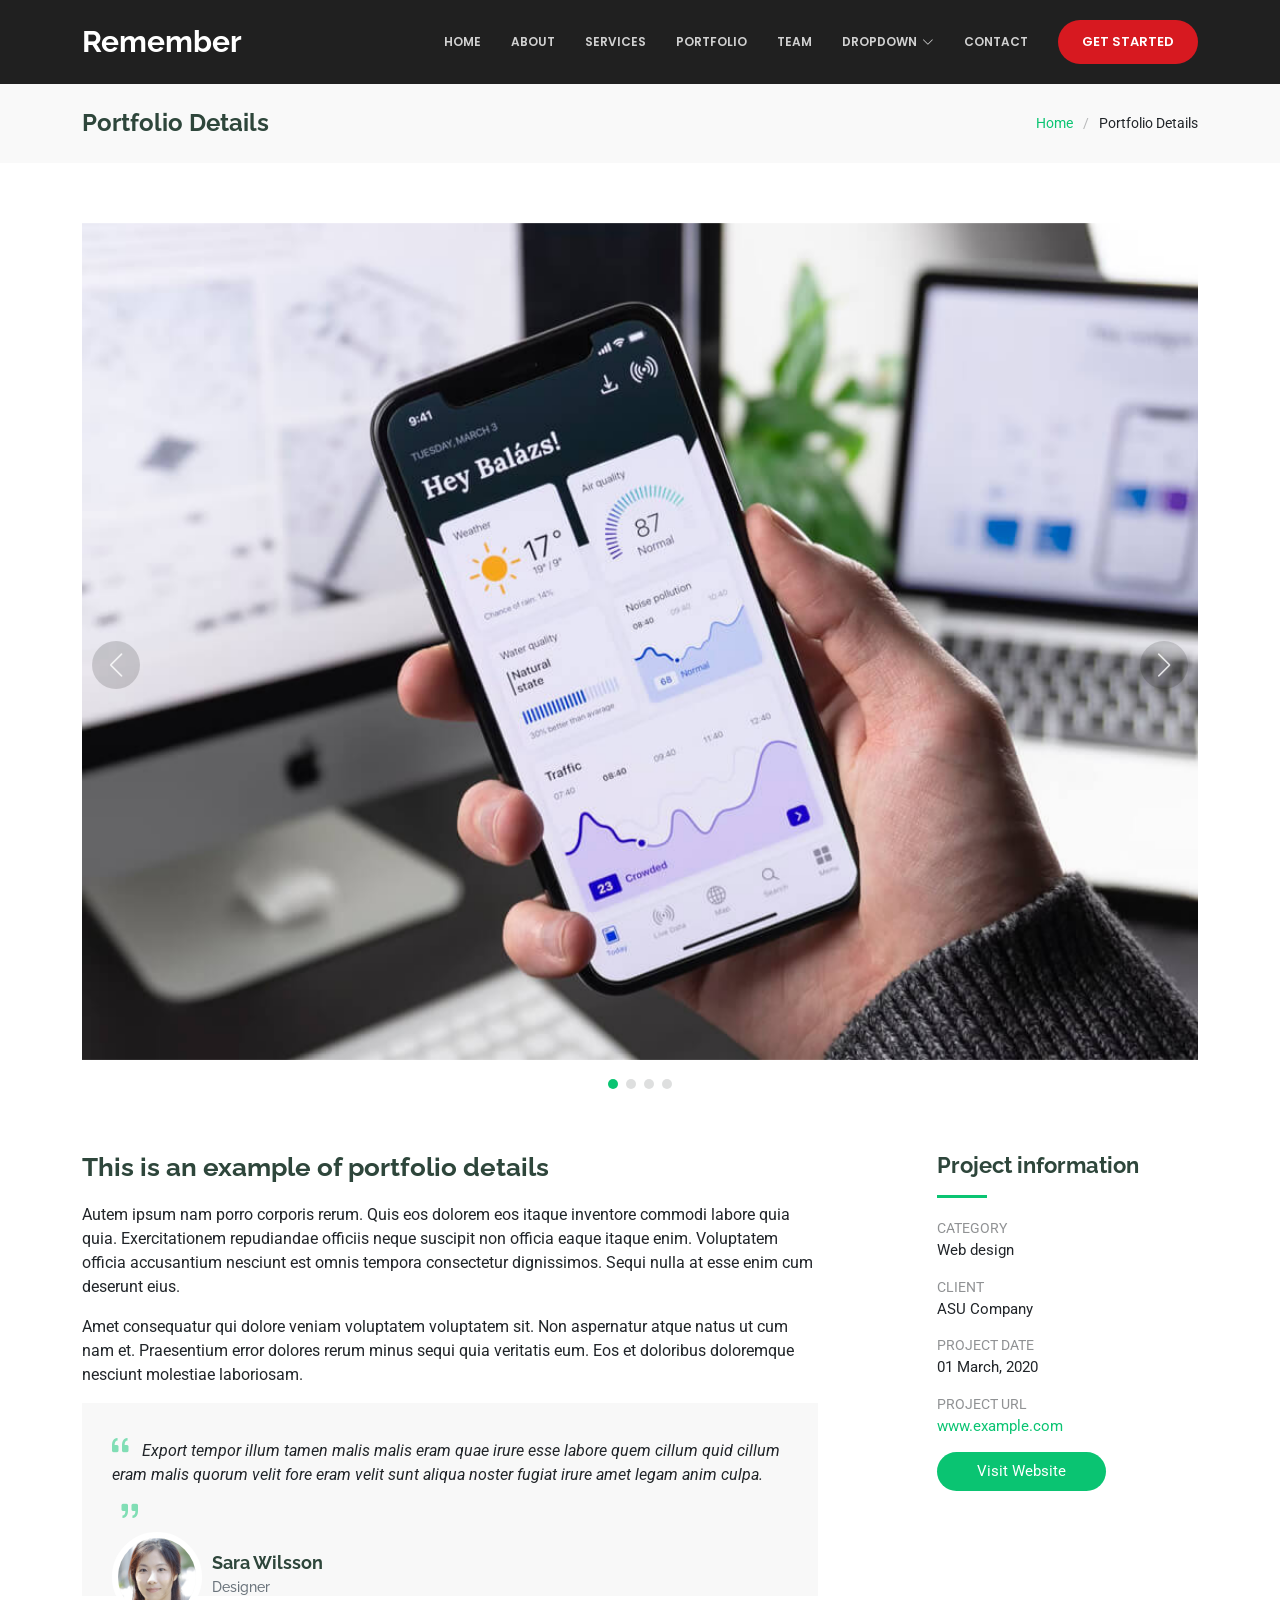
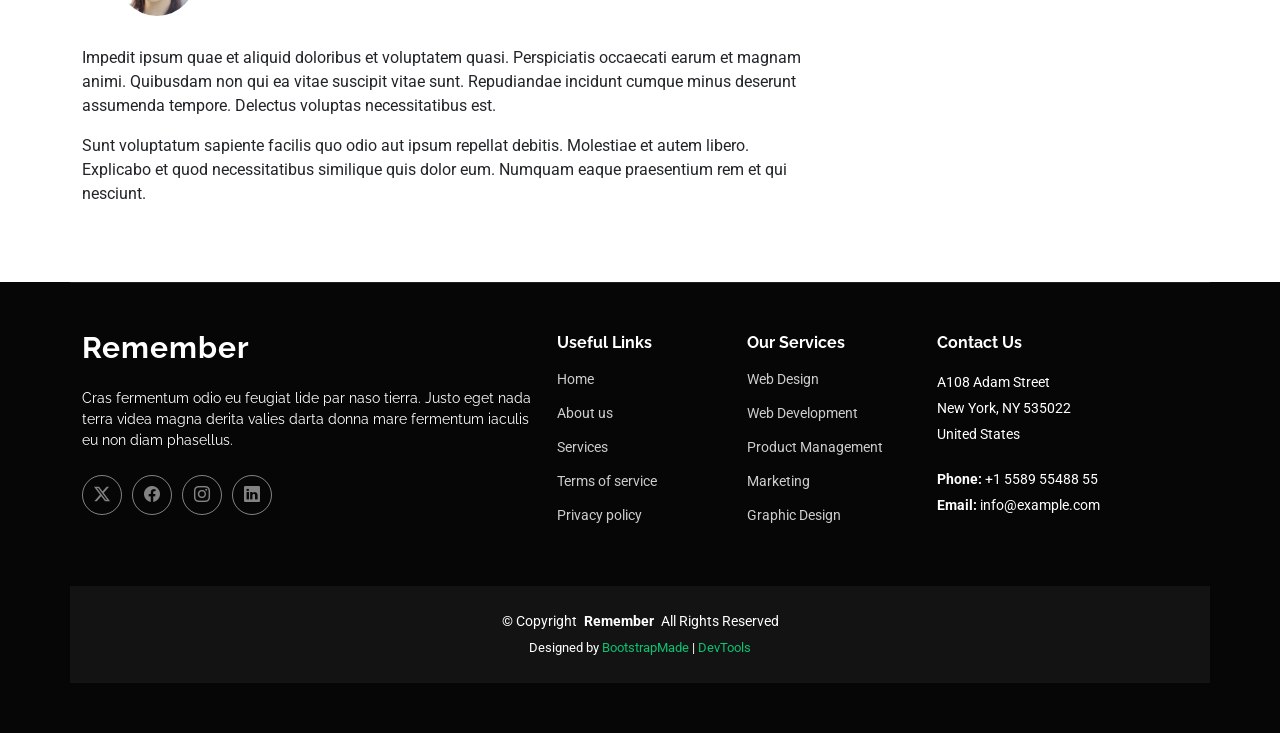
<file: portfolio-details.html>
<!DOCTYPE html>
<html lang="en">

<head>
  <meta charset="utf-8">
  <meta content="width=device-width, initial-scale=1.0" name="viewport">
  <title>Portfolio Details - Remember Bootstrap Template</title>
  <meta name="description" content="">
  <meta name="keywords" content="">

  <!-- Favicons -->
  <link href="assets/img/favicon.png" rel="icon">
  <link href="assets/img/apple-touch-icon.png" rel="apple-touch-icon">

  <!-- Fonts -->
  <link href="https://fonts.googleapis.com" rel="preconnect">
  <link href="https://fonts.gstatic.com" rel="preconnect" crossorigin>
  <link href="https://fonts.googleapis.com/css2?family=Roboto:ital,wght@0,100;0,300;0,400;0,500;0,700;0,900;1,100;1,300;1,400;1,500;1,700;1,900&family=Poppins:ital,wght@0,100;0,200;0,300;0,400;0,500;0,600;0,700;0,800;0,900;1,100;1,200;1,300;1,400;1,500;1,600;1,700;1,800;1,900&family=Raleway:ital,wght@0,100;0,200;0,300;0,400;0,500;0,600;0,700;0,800;0,900;1,100;1,200;1,300;1,400;1,500;1,600;1,700;1,800;1,900&display=swap" rel="stylesheet">

  <!-- Vendor CSS Files -->
  <link href="assets/vendor/bootstrap/css/bootstrap.min.css" rel="stylesheet">
  <link href="assets/vendor/bootstrap-icons/bootstrap-icons.css" rel="stylesheet">
  <link href="assets/vendor/aos/aos.css" rel="stylesheet">
  <link href="assets/vendor/glightbox/css/glightbox.min.css" rel="stylesheet">
  <link href="assets/vendor/swiper/swiper-bundle.min.css" rel="stylesheet">

  <!-- Main CSS File -->
  <link href="assets/css/main.css" rel="stylesheet">

  <!-- =======================================================
  * Template Name: Remember
  * Template URL: https://bootstrapmade.com/remember-free-multipurpose-bootstrap-template/
  * Updated: Aug 07 2024 with Bootstrap v5.3.3
  * Author: BootstrapMade.com
  * License: https://bootstrapmade.com/license/
  ======================================================== -->
</head>

<body class="portfolio-details-page">

  <header id="header" class="header d-flex align-items-center sticky-top">
    <div class="container-fluid container-xl position-relative d-flex align-items-center">

      <a href="index.html" class="logo d-flex align-items-center me-auto">
        <!-- Uncomment the line below if you also wish to use an image logo -->
        <!-- <img src="assets/img/logo.png" alt=""> -->
        <h1 class="sitename">Remember</h1>
      </a>

      <nav id="navmenu" class="navmenu">
        <ul>
          <li><a href="#hero">Home</a></li>
          <li><a href="#about">About</a></li>
          <li><a href="#services">Services</a></li>
          <li><a href="#portfolio">Portfolio</a></li>
          <li><a href="#team">Team</a></li>
          <li class="dropdown"><a href="#"><span>Dropdown</span> <i class="bi bi-chevron-down toggle-dropdown"></i></a>
            <ul>
              <li><a href="#">Dropdown 1</a></li>
              <li class="dropdown"><a href="#"><span>Deep Dropdown</span> <i class="bi bi-chevron-down toggle-dropdown"></i></a>
                <ul>
                  <li><a href="#">Deep Dropdown 1</a></li>
                  <li><a href="#">Deep Dropdown 2</a></li>
                  <li><a href="#">Deep Dropdown 3</a></li>
                  <li><a href="#">Deep Dropdown 4</a></li>
                  <li><a href="#">Deep Dropdown 5</a></li>
                </ul>
              </li>
              <li><a href="#">Dropdown 2</a></li>
              <li><a href="#">Dropdown 3</a></li>
              <li><a href="#">Dropdown 4</a></li>
            </ul>
          </li>
          <li><a href="#contact">Contact</a></li>
        </ul>
        <i class="mobile-nav-toggle d-xl-none bi bi-list"></i>
      </nav>

      <a class="btn-getstarted" href="index.html#about">Get Started</a>

    </div>
  </header>

  <main class="main">

    <!-- Page Title -->
    <div class="page-title light-background">
      <div class="container d-lg-flex justify-content-between align-items-center">
        <h1 class="mb-2 mb-lg-0">Portfolio Details</h1>
        <nav class="breadcrumbs">
          <ol>
            <li><a href="index.html">Home</a></li>
            <li class="current">Portfolio Details</li>
          </ol>
        </nav>
      </div>
    </div><!-- End Page Title -->

    <!-- Portfolio Details Section -->
    <section id="portfolio-details" class="portfolio-details section">

      <div class="container" data-aos="fade-up">

        <div class="portfolio-details-slider swiper init-swiper">
          <script type="application/json" class="swiper-config">
            {
              "loop": true,
              "speed": 600,
              "autoplay": {
                "delay": 5000
              },
              "slidesPerView": "auto",
              "navigation": {
                "nextEl": ".swiper-button-next",
                "prevEl": ".swiper-button-prev"
              },
              "pagination": {
                "el": ".swiper-pagination",
                "type": "bullets",
                "clickable": true
              }
            }
          </script>
          <div class="swiper-wrapper align-items-center">

            <div class="swiper-slide">
              <img src="assets/img/portfolio/app-1.jpg" alt="">
            </div>

            <div class="swiper-slide">
              <img src="assets/img/portfolio/product-1.jpg" alt="">
            </div>

            <div class="swiper-slide">
              <img src="assets/img/portfolio/branding-1.jpg" alt="">
            </div>

            <div class="swiper-slide">
              <img src="assets/img/portfolio/books-1.jpg" alt="">
            </div>

          </div>
          <div class="swiper-button-prev"></div>
          <div class="swiper-button-next"></div>
          <div class="swiper-pagination"></div>
        </div>

        <div class="row justify-content-between gy-4 mt-4">

          <div class="col-lg-8" data-aos="fade-up">
            <div class="portfolio-description">
              <h2>This is an example of portfolio details</h2>
              <p>
                Autem ipsum nam porro corporis rerum. Quis eos dolorem eos itaque inventore commodi labore quia quia. Exercitationem repudiandae officiis neque suscipit non officia eaque itaque enim. Voluptatem officia accusantium nesciunt est omnis tempora consectetur dignissimos. Sequi nulla at esse enim cum deserunt eius.
              </p>
              <p>
                Amet consequatur qui dolore veniam voluptatem voluptatem sit. Non aspernatur atque natus ut cum nam et. Praesentium error dolores rerum minus sequi quia veritatis eum. Eos et doloribus doloremque nesciunt molestiae laboriosam.
              </p>

              <div class="testimonial-item">
                <p>
                  <i class="bi bi-quote quote-icon-left"></i>
                  <span>Export tempor illum tamen malis malis eram quae irure esse labore quem cillum quid cillum eram malis quorum velit fore eram velit sunt aliqua noster fugiat irure amet legam anim culpa.</span>
                  <i class="bi bi-quote quote-icon-right"></i>
                </p>
                <div>
                  <img src="assets/img/testimonials/testimonials-2.jpg" class="testimonial-img" alt="">
                  <h3>Sara Wilsson</h3>
                  <h4>Designer</h4>
                </div>
              </div>

              <p>
                Impedit ipsum quae et aliquid doloribus et voluptatem quasi. Perspiciatis occaecati earum et magnam animi. Quibusdam non qui ea vitae suscipit vitae sunt. Repudiandae incidunt cumque minus deserunt assumenda tempore. Delectus voluptas necessitatibus est.
              </p>

              <p>
                Sunt voluptatum sapiente facilis quo odio aut ipsum repellat debitis. Molestiae et autem libero. Explicabo et quod necessitatibus similique quis dolor eum. Numquam eaque praesentium rem et qui nesciunt.
              </p>

            </div>
          </div>

          <div class="col-lg-3" data-aos="fade-up" data-aos-delay="100">
            <div class="portfolio-info">
              <h3>Project information</h3>
              <ul>
                <li><strong>Category</strong> Web design</li>
                <li><strong>Client</strong> ASU Company</li>
                <li><strong>Project date</strong> 01 March, 2020</li>
                <li><strong>Project URL</strong> <a href="#">www.example.com</a></li>
                <li><a href="#" class="btn-visit align-self-start">Visit Website</a></li>
              </ul>
            </div>
          </div>

        </div>

      </div>

    </section><!-- /Portfolio Details Section -->

  </main>

  <footer id="footer" class="footer dark-background">

    <div class="container footer-top">
      <div class="row gy-4">
        <div class="col-lg-5 col-md-12 footer-about">
          <a href="index.html" class="logo d-flex align-items-center">
            <span class="sitename">Remember</span>
          </a>
          <p>Cras fermentum odio eu feugiat lide par naso tierra. Justo eget nada terra videa magna derita valies darta donna mare fermentum iaculis eu non diam phasellus.</p>
          <div class="social-links d-flex mt-4">
            <a href=""><i class="bi bi-twitter-x"></i></a>
            <a href=""><i class="bi bi-facebook"></i></a>
            <a href=""><i class="bi bi-instagram"></i></a>
            <a href=""><i class="bi bi-linkedin"></i></a>
          </div>
        </div>

        <div class="col-lg-2 col-6 footer-links">
          <h4>Useful Links</h4>
          <ul>
            <li><a href="#">Home</a></li>
            <li><a href="#">About us</a></li>
            <li><a href="#">Services</a></li>
            <li><a href="#">Terms of service</a></li>
            <li><a href="#">Privacy policy</a></li>
          </ul>
        </div>

        <div class="col-lg-2 col-6 footer-links">
          <h4>Our Services</h4>
          <ul>
            <li><a href="#">Web Design</a></li>
            <li><a href="#">Web Development</a></li>
            <li><a href="#">Product Management</a></li>
            <li><a href="#">Marketing</a></li>
            <li><a href="#">Graphic Design</a></li>
          </ul>
        </div>

        <div class="col-lg-3 col-md-12 footer-contact text-center text-md-start">
          <h4>Contact Us</h4>
          <p>A108 Adam Street</p>
          <p>New York, NY 535022</p>
          <p>United States</p>
          <p class="mt-4"><strong>Phone:</strong> <span>+1 5589 55488 55</span></p>
          <p><strong>Email:</strong> <span>info@example.com</span></p>
        </div>

      </div>
    </div>

    <div class="container copyright text-center mt-4">
      <p>© <span>Copyright</span> <strong class="px-1 sitename">Remember</strong> <span>All Rights Reserved</span></p>
      <div class="credits">
        <!-- All the links in the footer should remain intact. -->
        <!-- You can delete the links only if you've purchased the pro version. -->
        <!-- Licensing information: https://bootstrapmade.com/license/ -->
        <!-- Purchase the pro version with working PHP/AJAX contact form: [buy-url] -->
        Designed by <a href="https://bootstrapmade.com/">BootstrapMade</a> | <a href="https://bootstrapmade.com/tools/">DevTools</a>
      </div>
    </div>

  </footer>

  <!-- Scroll Top -->
  <a href="#" id="scroll-top" class="scroll-top d-flex align-items-center justify-content-center"><i class="bi bi-arrow-up-short"></i></a>

  <!-- Preloader -->
  <div id="preloader"></div>

  <!-- Vendor JS Files -->
  <script src="assets/vendor/bootstrap/js/bootstrap.bundle.min.js"></script>
  <script src="assets/vendor/php-email-form/validate.js"></script>
  <script src="assets/vendor/aos/aos.js"></script>
  <script src="assets/vendor/glightbox/js/glightbox.min.js"></script>
  <script src="assets/vendor/purecounter/purecounter_vanilla.js"></script>
  <script src="assets/vendor/imagesloaded/imagesloaded.pkgd.min.js"></script>
  <script src="assets/vendor/isotope-layout/isotope.pkgd.min.js"></script>
  <script src="assets/vendor/swiper/swiper-bundle.min.js"></script>

  <!-- Main JS File -->
  <script src="assets/js/main.js"></script>

</body>

</html>
</file>
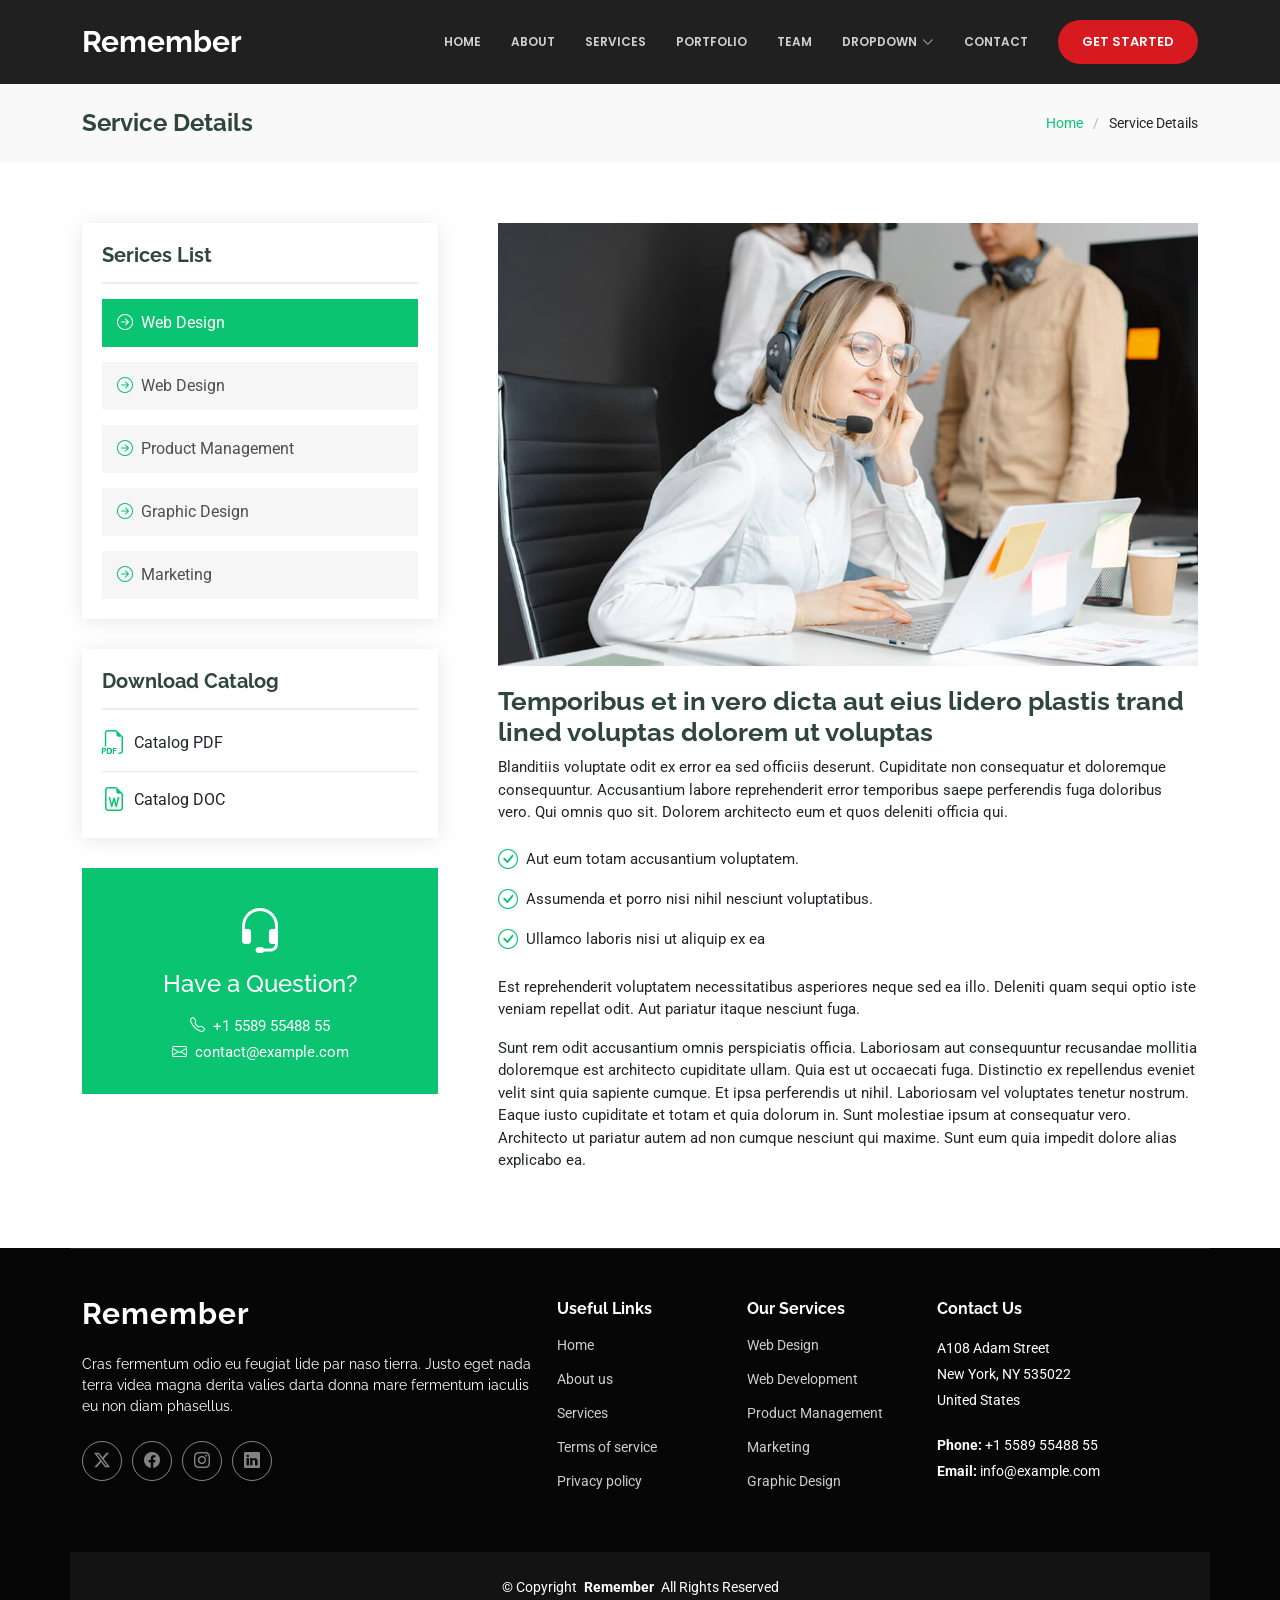
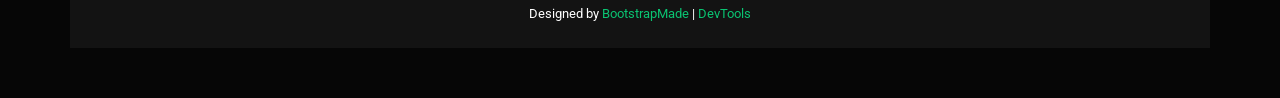
<file: service-details.html>
<!DOCTYPE html>
<html lang="en">

<head>
  <meta charset="utf-8">
  <meta content="width=device-width, initial-scale=1.0" name="viewport">
  <title>Service Details - Remember Bootstrap Template</title>
  <meta name="description" content="">
  <meta name="keywords" content="">

  <!-- Favicons -->
  <link href="assets/img/favicon.png" rel="icon">
  <link href="assets/img/apple-touch-icon.png" rel="apple-touch-icon">

  <!-- Fonts -->
  <link href="https://fonts.googleapis.com" rel="preconnect">
  <link href="https://fonts.gstatic.com" rel="preconnect" crossorigin>
  <link href="https://fonts.googleapis.com/css2?family=Roboto:ital,wght@0,100;0,300;0,400;0,500;0,700;0,900;1,100;1,300;1,400;1,500;1,700;1,900&family=Poppins:ital,wght@0,100;0,200;0,300;0,400;0,500;0,600;0,700;0,800;0,900;1,100;1,200;1,300;1,400;1,500;1,600;1,700;1,800;1,900&family=Raleway:ital,wght@0,100;0,200;0,300;0,400;0,500;0,600;0,700;0,800;0,900;1,100;1,200;1,300;1,400;1,500;1,600;1,700;1,800;1,900&display=swap" rel="stylesheet">

  <!-- Vendor CSS Files -->
  <link href="assets/vendor/bootstrap/css/bootstrap.min.css" rel="stylesheet">
  <link href="assets/vendor/bootstrap-icons/bootstrap-icons.css" rel="stylesheet">
  <link href="assets/vendor/aos/aos.css" rel="stylesheet">
  <link href="assets/vendor/glightbox/css/glightbox.min.css" rel="stylesheet">
  <link href="assets/vendor/swiper/swiper-bundle.min.css" rel="stylesheet">

  <!-- Main CSS File -->
  <link href="assets/css/main.css" rel="stylesheet">

  <!-- =======================================================
  * Template Name: Remember
  * Template URL: https://bootstrapmade.com/remember-free-multipurpose-bootstrap-template/
  * Updated: Aug 07 2024 with Bootstrap v5.3.3
  * Author: BootstrapMade.com
  * License: https://bootstrapmade.com/license/
  ======================================================== -->
</head>

<body class="service-details-page">

  <header id="header" class="header d-flex align-items-center sticky-top">
    <div class="container-fluid container-xl position-relative d-flex align-items-center">

      <a href="index.html" class="logo d-flex align-items-center me-auto">
        <!-- Uncomment the line below if you also wish to use an image logo -->
        <!-- <img src="assets/img/logo.png" alt=""> -->
        <h1 class="sitename">Remember</h1>
      </a>

      <nav id="navmenu" class="navmenu">
        <ul>
          <li><a href="#hero">Home</a></li>
          <li><a href="#about">About</a></li>
          <li><a href="#services">Services</a></li>
          <li><a href="#portfolio">Portfolio</a></li>
          <li><a href="#team">Team</a></li>
          <li class="dropdown"><a href="#"><span>Dropdown</span> <i class="bi bi-chevron-down toggle-dropdown"></i></a>
            <ul>
              <li><a href="#">Dropdown 1</a></li>
              <li class="dropdown"><a href="#"><span>Deep Dropdown</span> <i class="bi bi-chevron-down toggle-dropdown"></i></a>
                <ul>
                  <li><a href="#">Deep Dropdown 1</a></li>
                  <li><a href="#">Deep Dropdown 2</a></li>
                  <li><a href="#">Deep Dropdown 3</a></li>
                  <li><a href="#">Deep Dropdown 4</a></li>
                  <li><a href="#">Deep Dropdown 5</a></li>
                </ul>
              </li>
              <li><a href="#">Dropdown 2</a></li>
              <li><a href="#">Dropdown 3</a></li>
              <li><a href="#">Dropdown 4</a></li>
            </ul>
          </li>
          <li><a href="#contact">Contact</a></li>
        </ul>
        <i class="mobile-nav-toggle d-xl-none bi bi-list"></i>
      </nav>

      <a class="btn-getstarted" href="index.html#about">Get Started</a>

    </div>
  </header>

  <main class="main">

    <!-- Page Title -->
    <div class="page-title light-background">
      <div class="container d-lg-flex justify-content-between align-items-center">
        <h1 class="mb-2 mb-lg-0">Service Details</h1>
        <nav class="breadcrumbs">
          <ol>
            <li><a href="index.html">Home</a></li>
            <li class="current">Service Details</li>
          </ol>
        </nav>
      </div>
    </div><!-- End Page Title -->

    <!-- Service Details Section -->
    <section id="service-details" class="service-details section">

      <div class="container">

        <div class="row gy-5">

          <div class="col-lg-4" data-aos="fade-up" data-aos-delay="100">

            <div class="service-box">
              <h4>Serices List</h4>
              <div class="services-list">
                <a href="#" class="active"><i class="bi bi-arrow-right-circle"></i><span>Web Design</span></a>
                <a href="#"><i class="bi bi-arrow-right-circle"></i><span>Web Design</span></a>
                <a href="#"><i class="bi bi-arrow-right-circle"></i><span>Product Management</span></a>
                <a href="#"><i class="bi bi-arrow-right-circle"></i><span>Graphic Design</span></a>
                <a href="#"><i class="bi bi-arrow-right-circle"></i><span>Marketing</span></a>
              </div>
            </div><!-- End Services List -->

            <div class="service-box">
              <h4>Download Catalog</h4>
              <div class="download-catalog">
                <a href="#"><i class="bi bi-filetype-pdf"></i><span>Catalog PDF</span></a>
                <a href="#"><i class="bi bi-file-earmark-word"></i><span>Catalog DOC</span></a>
              </div>
            </div><!-- End Services List -->

            <div class="help-box d-flex flex-column justify-content-center align-items-center">
              <i class="bi bi-headset help-icon"></i>
              <h4>Have a Question?</h4>
              <p class="d-flex align-items-center mt-2 mb-0"><i class="bi bi-telephone me-2"></i> <span>+1 5589 55488 55</span></p>
              <p class="d-flex align-items-center mt-1 mb-0"><i class="bi bi-envelope me-2"></i> <a href="mailto:contact@example.com">contact@example.com</a></p>
            </div>

          </div>

          <div class="col-lg-8 ps-lg-5" data-aos="fade-up" data-aos-delay="200">
            <img src="assets/img/services.jpg" alt="" class="img-fluid services-img">
            <h3>Temporibus et in vero dicta aut eius lidero plastis trand lined voluptas dolorem ut voluptas</h3>
            <p>
              Blanditiis voluptate odit ex error ea sed officiis deserunt. Cupiditate non consequatur et doloremque consequuntur. Accusantium labore reprehenderit error temporibus saepe perferendis fuga doloribus vero. Qui omnis quo sit. Dolorem architecto eum et quos deleniti officia qui.
            </p>
            <ul>
              <li><i class="bi bi-check-circle"></i> <span>Aut eum totam accusantium voluptatem.</span></li>
              <li><i class="bi bi-check-circle"></i> <span>Assumenda et porro nisi nihil nesciunt voluptatibus.</span></li>
              <li><i class="bi bi-check-circle"></i> <span>Ullamco laboris nisi ut aliquip ex ea</span></li>
            </ul>
            <p>
              Est reprehenderit voluptatem necessitatibus asperiores neque sed ea illo. Deleniti quam sequi optio iste veniam repellat odit. Aut pariatur itaque nesciunt fuga.
            </p>
            <p>
              Sunt rem odit accusantium omnis perspiciatis officia. Laboriosam aut consequuntur recusandae mollitia doloremque est architecto cupiditate ullam. Quia est ut occaecati fuga. Distinctio ex repellendus eveniet velit sint quia sapiente cumque. Et ipsa perferendis ut nihil. Laboriosam vel voluptates tenetur nostrum. Eaque iusto cupiditate et totam et quia dolorum in. Sunt molestiae ipsum at consequatur vero. Architecto ut pariatur autem ad non cumque nesciunt qui maxime. Sunt eum quia impedit dolore alias explicabo ea.
            </p>
          </div>

        </div>

      </div>

    </section><!-- /Service Details Section -->

  </main>

  <footer id="footer" class="footer dark-background">

    <div class="container footer-top">
      <div class="row gy-4">
        <div class="col-lg-5 col-md-12 footer-about">
          <a href="index.html" class="logo d-flex align-items-center">
            <span class="sitename">Remember</span>
          </a>
          <p>Cras fermentum odio eu feugiat lide par naso tierra. Justo eget nada terra videa magna derita valies darta donna mare fermentum iaculis eu non diam phasellus.</p>
          <div class="social-links d-flex mt-4">
            <a href=""><i class="bi bi-twitter-x"></i></a>
            <a href=""><i class="bi bi-facebook"></i></a>
            <a href=""><i class="bi bi-instagram"></i></a>
            <a href=""><i class="bi bi-linkedin"></i></a>
          </div>
        </div>

        <div class="col-lg-2 col-6 footer-links">
          <h4>Useful Links</h4>
          <ul>
            <li><a href="#">Home</a></li>
            <li><a href="#">About us</a></li>
            <li><a href="#">Services</a></li>
            <li><a href="#">Terms of service</a></li>
            <li><a href="#">Privacy policy</a></li>
          </ul>
        </div>

        <div class="col-lg-2 col-6 footer-links">
          <h4>Our Services</h4>
          <ul>
            <li><a href="#">Web Design</a></li>
            <li><a href="#">Web Development</a></li>
            <li><a href="#">Product Management</a></li>
            <li><a href="#">Marketing</a></li>
            <li><a href="#">Graphic Design</a></li>
          </ul>
        </div>

        <div class="col-lg-3 col-md-12 footer-contact text-center text-md-start">
          <h4>Contact Us</h4>
          <p>A108 Adam Street</p>
          <p>New York, NY 535022</p>
          <p>United States</p>
          <p class="mt-4"><strong>Phone:</strong> <span>+1 5589 55488 55</span></p>
          <p><strong>Email:</strong> <span>info@example.com</span></p>
        </div>

      </div>
    </div>

    <div class="container copyright text-center mt-4">
      <p>© <span>Copyright</span> <strong class="px-1 sitename">Remember</strong> <span>All Rights Reserved</span></p>
      <div class="credits">
        <!-- All the links in the footer should remain intact. -->
        <!-- You can delete the links only if you've purchased the pro version. -->
        <!-- Licensing information: https://bootstrapmade.com/license/ -->
        <!-- Purchase the pro version with working PHP/AJAX contact form: [buy-url] -->
        Designed by <a href="https://bootstrapmade.com/">BootstrapMade</a> | <a href="https://bootstrapmade.com/tools/">DevTools</a>
      </div>
    </div>

  </footer>

  <!-- Scroll Top -->
  <a href="#" id="scroll-top" class="scroll-top d-flex align-items-center justify-content-center"><i class="bi bi-arrow-up-short"></i></a>

  <!-- Preloader -->
  <div id="preloader"></div>

  <!-- Vendor JS Files -->
  <script src="assets/vendor/bootstrap/js/bootstrap.bundle.min.js"></script>
  <script src="assets/vendor/php-email-form/validate.js"></script>
  <script src="assets/vendor/aos/aos.js"></script>
  <script src="assets/vendor/glightbox/js/glightbox.min.js"></script>
  <script src="assets/vendor/purecounter/purecounter_vanilla.js"></script>
  <script src="assets/vendor/imagesloaded/imagesloaded.pkgd.min.js"></script>
  <script src="assets/vendor/isotope-layout/isotope.pkgd.min.js"></script>
  <script src="assets/vendor/swiper/swiper-bundle.min.js"></script>

  <!-- Main JS File -->
  <script src="assets/js/main.js"></script>

</body>

</html>
</file>
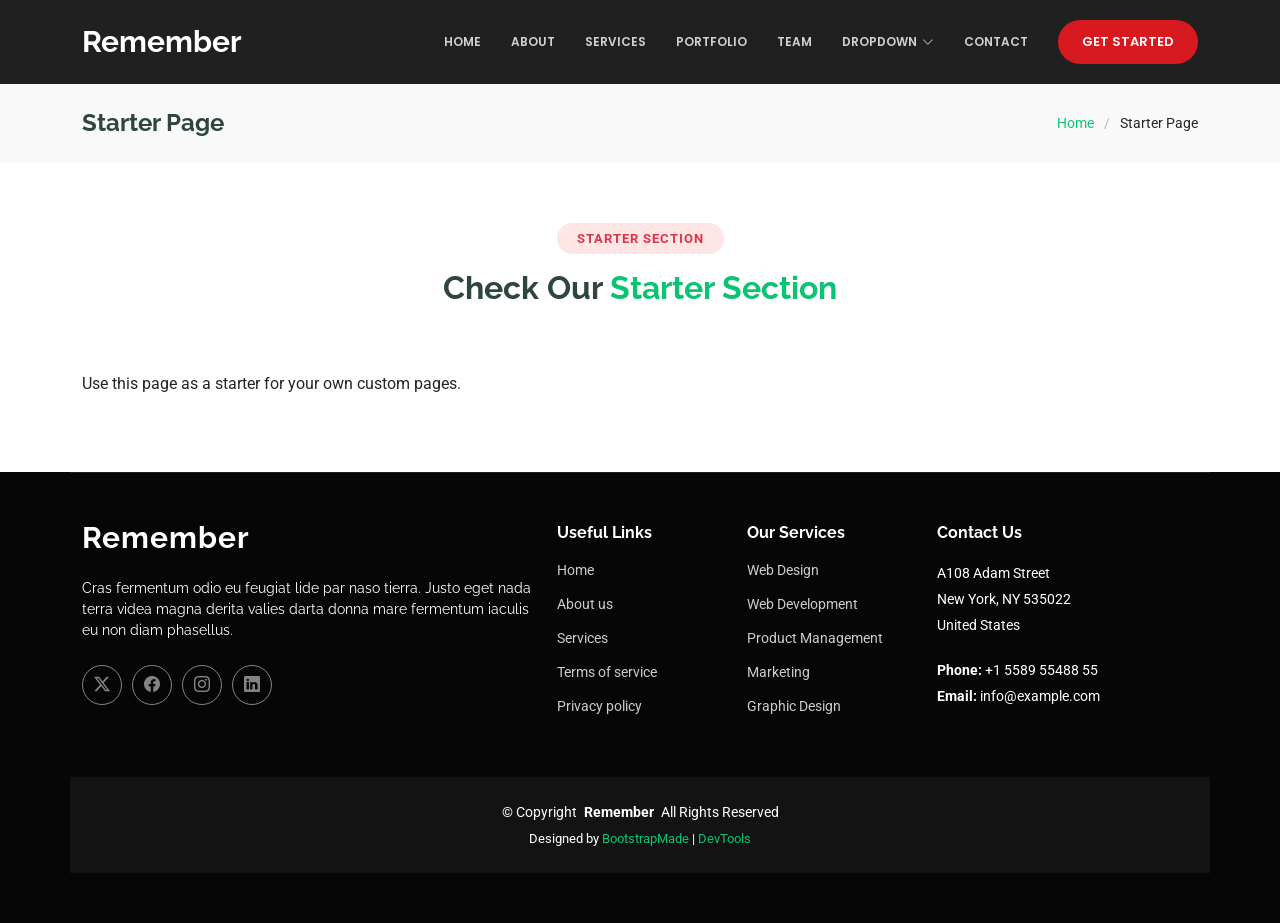
<file: starter-page.html>
<!DOCTYPE html>
<html lang="en">

<head>
  <meta charset="utf-8">
  <meta content="width=device-width, initial-scale=1.0" name="viewport">
  <title>Starter Page - Remember Bootstrap Template</title>
  <meta name="description" content="">
  <meta name="keywords" content="">

  <!-- Favicons -->
  <link href="assets/img/favicon.png" rel="icon">
  <link href="assets/img/apple-touch-icon.png" rel="apple-touch-icon">

  <!-- Fonts -->
  <link href="https://fonts.googleapis.com" rel="preconnect">
  <link href="https://fonts.gstatic.com" rel="preconnect" crossorigin>
  <link href="https://fonts.googleapis.com/css2?family=Roboto:ital,wght@0,100;0,300;0,400;0,500;0,700;0,900;1,100;1,300;1,400;1,500;1,700;1,900&family=Poppins:ital,wght@0,100;0,200;0,300;0,400;0,500;0,600;0,700;0,800;0,900;1,100;1,200;1,300;1,400;1,500;1,600;1,700;1,800;1,900&family=Raleway:ital,wght@0,100;0,200;0,300;0,400;0,500;0,600;0,700;0,800;0,900;1,100;1,200;1,300;1,400;1,500;1,600;1,700;1,800;1,900&display=swap" rel="stylesheet">

  <!-- Vendor CSS Files -->
  <link href="assets/vendor/bootstrap/css/bootstrap.min.css" rel="stylesheet">
  <link href="assets/vendor/bootstrap-icons/bootstrap-icons.css" rel="stylesheet">
  <link href="assets/vendor/aos/aos.css" rel="stylesheet">
  <link href="assets/vendor/glightbox/css/glightbox.min.css" rel="stylesheet">
  <link href="assets/vendor/swiper/swiper-bundle.min.css" rel="stylesheet">

  <!-- Main CSS File -->
  <link href="assets/css/main.css" rel="stylesheet">

  <!-- =======================================================
  * Template Name: Remember
  * Template URL: https://bootstrapmade.com/remember-free-multipurpose-bootstrap-template/
  * Updated: Aug 07 2024 with Bootstrap v5.3.3
  * Author: BootstrapMade.com
  * License: https://bootstrapmade.com/license/
  ======================================================== -->
</head>

<body class="starter-page-page">

  <header id="header" class="header d-flex align-items-center sticky-top">
    <div class="container-fluid container-xl position-relative d-flex align-items-center">

      <a href="index.html" class="logo d-flex align-items-center me-auto">
        <!-- Uncomment the line below if you also wish to use an image logo -->
        <!-- <img src="assets/img/logo.png" alt=""> -->
        <h1 class="sitename">Remember</h1>
      </a>

      <nav id="navmenu" class="navmenu">
        <ul>
          <li><a href="#hero">Home</a></li>
          <li><a href="#about">About</a></li>
          <li><a href="#services">Services</a></li>
          <li><a href="#portfolio">Portfolio</a></li>
          <li><a href="#team">Team</a></li>
          <li class="dropdown"><a href="#"><span>Dropdown</span> <i class="bi bi-chevron-down toggle-dropdown"></i></a>
            <ul>
              <li><a href="#">Dropdown 1</a></li>
              <li class="dropdown"><a href="#"><span>Deep Dropdown</span> <i class="bi bi-chevron-down toggle-dropdown"></i></a>
                <ul>
                  <li><a href="#">Deep Dropdown 1</a></li>
                  <li><a href="#">Deep Dropdown 2</a></li>
                  <li><a href="#">Deep Dropdown 3</a></li>
                  <li><a href="#">Deep Dropdown 4</a></li>
                  <li><a href="#">Deep Dropdown 5</a></li>
                </ul>
              </li>
              <li><a href="#">Dropdown 2</a></li>
              <li><a href="#">Dropdown 3</a></li>
              <li><a href="#">Dropdown 4</a></li>
            </ul>
          </li>
          <li><a href="#contact">Contact</a></li>
        </ul>
        <i class="mobile-nav-toggle d-xl-none bi bi-list"></i>
      </nav>

      <a class="btn-getstarted" href="index.html#about">Get Started</a>

    </div>
  </header>

  <main class="main">

    <!-- Page Title -->
    <div class="page-title light-background">
      <div class="container d-lg-flex justify-content-between align-items-center">
        <h1 class="mb-2 mb-lg-0">Starter Page</h1>
        <nav class="breadcrumbs">
          <ol>
            <li><a href="index.html">Home</a></li>
            <li class="current">Starter Page</li>
          </ol>
        </nav>
      </div>
    </div><!-- End Page Title -->

    <!-- Starter Section Section -->
    <section id="starter-section" class="starter-section section">

      <!-- Section Title -->
      <div class="container section-title" data-aos="fade-up">
        <h2>Starter Section</h2>
        <div><span>Check Our</span> <span class="description-title">Starter Section</span></div>
      </div><!-- End Section Title -->

      <div class="container" data-aos="fade-up">
        <p>Use this page as a starter for your own custom pages.</p>
      </div>

    </section><!-- /Starter Section Section -->

  </main>

  <footer id="footer" class="footer dark-background">

    <div class="container footer-top">
      <div class="row gy-4">
        <div class="col-lg-5 col-md-12 footer-about">
          <a href="index.html" class="logo d-flex align-items-center">
            <span class="sitename">Remember</span>
          </a>
          <p>Cras fermentum odio eu feugiat lide par naso tierra. Justo eget nada terra videa magna derita valies darta donna mare fermentum iaculis eu non diam phasellus.</p>
          <div class="social-links d-flex mt-4">
            <a href=""><i class="bi bi-twitter-x"></i></a>
            <a href=""><i class="bi bi-facebook"></i></a>
            <a href=""><i class="bi bi-instagram"></i></a>
            <a href=""><i class="bi bi-linkedin"></i></a>
          </div>
        </div>

        <div class="col-lg-2 col-6 footer-links">
          <h4>Useful Links</h4>
          <ul>
            <li><a href="#">Home</a></li>
            <li><a href="#">About us</a></li>
            <li><a href="#">Services</a></li>
            <li><a href="#">Terms of service</a></li>
            <li><a href="#">Privacy policy</a></li>
          </ul>
        </div>

        <div class="col-lg-2 col-6 footer-links">
          <h4>Our Services</h4>
          <ul>
            <li><a href="#">Web Design</a></li>
            <li><a href="#">Web Development</a></li>
            <li><a href="#">Product Management</a></li>
            <li><a href="#">Marketing</a></li>
            <li><a href="#">Graphic Design</a></li>
          </ul>
        </div>

        <div class="col-lg-3 col-md-12 footer-contact text-center text-md-start">
          <h4>Contact Us</h4>
          <p>A108 Adam Street</p>
          <p>New York, NY 535022</p>
          <p>United States</p>
          <p class="mt-4"><strong>Phone:</strong> <span>+1 5589 55488 55</span></p>
          <p><strong>Email:</strong> <span>info@example.com</span></p>
        </div>

      </div>
    </div>

    <div class="container copyright text-center mt-4">
      <p>© <span>Copyright</span> <strong class="px-1 sitename">Remember</strong> <span>All Rights Reserved</span></p>
      <div class="credits">
        <!-- All the links in the footer should remain intact. -->
        <!-- You can delete the links only if you've purchased the pro version. -->
        <!-- Licensing information: https://bootstrapmade.com/license/ -->
        <!-- Purchase the pro version with working PHP/AJAX contact form: [buy-url] -->
        Designed by <a href="https://bootstrapmade.com/">BootstrapMade</a> | <a href="https://bootstrapmade.com/tools/">DevTools</a>
      </div>
    </div>

  </footer>

  <!-- Scroll Top -->
  <a href="#" id="scroll-top" class="scroll-top d-flex align-items-center justify-content-center"><i class="bi bi-arrow-up-short"></i></a>

  <!-- Preloader -->
  <div id="preloader"></div>

  <!-- Vendor JS Files -->
  <script src="assets/vendor/bootstrap/js/bootstrap.bundle.min.js"></script>
  <script src="assets/vendor/php-email-form/validate.js"></script>
  <script src="assets/vendor/aos/aos.js"></script>
  <script src="assets/vendor/glightbox/js/glightbox.min.js"></script>
  <script src="assets/vendor/purecounter/purecounter_vanilla.js"></script>
  <script src="assets/vendor/imagesloaded/imagesloaded.pkgd.min.js"></script>
  <script src="assets/vendor/isotope-layout/isotope.pkgd.min.js"></script>
  <script src="assets/vendor/swiper/swiper-bundle.min.js"></script>

  <!-- Main JS File -->
  <script src="assets/js/main.js"></script>

</body>

</html>
</file>
<file: assets/css/main.css>
/**
* Template Name: Remember
* Template URL: https://bootstrapmade.com/remember-free-multipurpose-bootstrap-template/
* Updated: Aug 07 2024 with Bootstrap v5.3.3
* Author: BootstrapMade.com
* License: https://bootstrapmade.com/license/
*/

/*--------------------------------------------------------------
# Font & Color Variables
# Help: https://bootstrapmade.com/color-system/
--------------------------------------------------------------*/
/* Fonts */
:root {
  --default-font: "Roboto",  system-ui, -apple-system, "Segoe UI", Roboto, "Helvetica Neue", Arial, "Noto Sans", "Liberation Sans", sans-serif, "Apple Color Emoji", "Segoe UI Emoji", "Segoe UI Symbol", "Noto Color Emoji";
  --heading-font: "Raleway",  sans-serif;
  --nav-font: "Poppins",  sans-serif;
}

/* Global Colors - The following color variables are used throughout the website. Updating them here will change the color scheme of the entire website */
:root { 
  --background-color: #ffffff; /* Background color for the entire website, including individual sections */
  --default-color: #212529; /* Default color used for the majority of the text content across the entire website */
  --heading-color: #2e463b; /* Color for headings, subheadings and title throughout the website */
  --accent-color: #0ac472; /* Accent color that represents your brand on the website. It's used for buttons, links, and other elements that need to stand out */
  --surface-color: #ffffff; /* The surface color is used as a background of boxed elements within sections, such as cards, icon boxes, or other elements that require a visual separation from the global background. */
  --contrast-color: #ffffff; /* Contrast color for text, ensuring readability against backgrounds of accent, heading, or default colors. */
}

/* Nav Menu Colors - The following color variables are used specifically for the navigation menu. They are separate from the global colors to allow for more customization options */
:root {
  --nav-color: rgba(255, 255, 255, 0.8);  /* The default color of the main navmenu links */
  --nav-hover-color: #0ac472; /* Applied to main navmenu links when they are hovered over or active */
  --nav-mobile-background-color: #ffffff; /* Used as the background color for mobile navigation menu */
  --nav-dropdown-background-color: #ffffff; /* Used as the background color for dropdown items that appear when hovering over primary navigation items */
  --nav-dropdown-color: #212529; /* Used for navigation links of the dropdown items in the navigation menu. */
  --nav-dropdown-hover-color: #0ac472; /* Similar to --nav-hover-color, this color is applied to dropdown navigation links when they are hovered over. */
}

/* Color Presets - These classes override global colors when applied to any section or element, providing reuse of the sam color scheme. */

.light-background {
  --background-color: #f9f9f9;
  --surface-color: #ffffff;
}

.dark-background {
  --background-color: #060606;
  --default-color: #ffffff;
  --heading-color: #ffffff;
  --surface-color: #252525;
  --contrast-color: #000000;
}

/* Smooth scroll */
:root {
  scroll-behavior: smooth;
}

/*--------------------------------------------------------------
# General Styling & Shared Classes
--------------------------------------------------------------*/
body {
  color: var(--default-color);
  background-color: var(--background-color);
  font-family: var(--default-font);
}

a {
  color: var(--accent-color);
  text-decoration: none;
  transition: 0.3s;
}

a:hover {
  color: color-mix(in srgb, var(--accent-color), transparent 25%);
  text-decoration: none;
}

h1,
h2,
h3,
h4,
h5,
h6 {
  color: var(--heading-color);
  font-family: var(--heading-font);
}

/* Pulsating Play Button
------------------------------*/
.pulsating-play-btn {
  width: 94px;
  height: 94px;
  background: radial-gradient(var(--accent-color) 50%, color-mix(in srgb, var(--accent-color), transparent 75%) 52%);
  border-radius: 50%;
  display: block;
  position: relative;
  overflow: hidden;
}

.pulsating-play-btn:before {
  content: "";
  position: absolute;
  width: 120px;
  height: 120px;
  animation-delay: 0s;
  animation: pulsate-play-btn 2s;
  animation-direction: forwards;
  animation-iteration-count: infinite;
  animation-timing-function: steps;
  opacity: 1;
  border-radius: 50%;
  border: 5px solid color-mix(in srgb, var(--accent-color), transparent 30%);
  top: -15%;
  left: -15%;
  background: rgba(198, 16, 0, 0);
}

.pulsating-play-btn:after {
  content: "";
  position: absolute;
  left: 50%;
  top: 50%;
  transform: translateX(-40%) translateY(-50%);
  width: 0;
  height: 0;
  border-top: 10px solid transparent;
  border-bottom: 10px solid transparent;
  border-left: 15px solid #fff;
  z-index: 100;
  transition: all 400ms cubic-bezier(0.55, 0.055, 0.675, 0.19);
}

.pulsating-play-btn:hover:before {
  content: "";
  position: absolute;
  left: 50%;
  top: 50%;
  transform: translateX(-40%) translateY(-50%);
  width: 0;
  height: 0;
  border: none;
  border-top: 10px solid transparent;
  border-bottom: 10px solid transparent;
  border-left: 15px solid #fff;
  z-index: 200;
  animation: none;
  border-radius: 0;
}

.pulsating-play-btn:hover:after {
  border-left: 15px solid var(--accent-color);
  transform: scale(20);
}

@keyframes pulsate-play-btn {
  0% {
    transform: scale(0.6, 0.6);
    opacity: 1;
  }

  100% {
    transform: scale(1, 1);
    opacity: 0;
  }
}
.highlight-text {
  display: flex;
  flex-direction: column;
  align-items: center;
  gap: 2px;
  margin-top: 10px;
}

.highlight-text span {
  display: block;
  color: #a51f2b;
  font-size: 30px;
  font-style: italic;
  font-weight: 600;
  line-height: 1.4;
  margin: 0;
  padding: 0;
  text-align: center;
}
/* PHP Email Form Messages
------------------------------*/
.php-email-form .error-message {
  display: none;
  background: #df1529;
  color: #ffffff;
  text-align: left;
  padding: 15px;
  margin-bottom: 24px;
  font-weight: 600;
}

.php-email-form .sent-message {
  display: none;
  color: #ffffff;
  background: #059652;
  text-align: center;
  padding: 15px;
  margin-bottom: 24px;
  font-weight: 600;
}

.php-email-form .loading {
  display: none;
  background: var(--surface-color);
  text-align: center;
  padding: 15px;
  margin-bottom: 24px;
}

.php-email-form .loading:before {
  content: "";
  display: inline-block;
  border-radius: 50%;
  width: 24px;
  height: 24px;
  margin: 0 10px -6px 0;
  border: 3px solid var(--accent-color);
  border-top-color: var(--surface-color);
  animation: php-email-form-loading 1s linear infinite;
}

@keyframes php-email-form-loading {
  0% {
    transform: rotate(0deg);
  }

  100% {
    transform: rotate(360deg);
  }
}

/*--------------------------------------------------------------
# Global Header
--------------------------------------------------------------*/
.header {
  --background-color: #000000;
  --default-color: #ffffff;
  --heading-color: #ffffff;
  --contrast-color: #000000;
  color: var(--default-color);
  background-color: var(--background-color);
  padding: 15px 0;
  transition: all 0.5s;
  z-index: 997;
}

.header .logo {
  line-height: 1;
}

.header .logo img {
  max-height: 36px;
  margin-right: 8px;
}

.header .logo h1 {
  font-size: 30px;
  margin: 0;
  font-weight: 700;
  color: var(--heading-color);
}

.header .btn-getstarted,
.header .btn-getstarted:focus {
  color: var(--contrast-color);
  background: var(--accent-color);
  font-size: 13px;
  font-weight: 500;
  padding: 8px 25px;
  margin: 0 0 0 30px;
  border-radius: 50px;
  transition: 0.3s;
  text-transform: uppercase;
  font-family: var(--nav-font);
}

.header .btn-getstarted:hover,
.header .btn-getstarted:focus:hover {
  color: var(--contrast-color);
  background: color-mix(in srgb, var(--accent-color), transparent 15%);
}

@media (max-width: 1200px) {
  .header .logo {
    order: 1;
  }

  .header .btn-getstarted {
    order: 2;
    margin: 0 15px 0 0;
    padding: 6px 15px;
  }

  .header .navmenu {
    order: 3;
  }
}

.scrolled .header {
  box-shadow: 0px 0 18px rgba(0, 0, 0, 0.1);
}

/* Global Header on Scroll
------------------------------*/
.scrolled .header {
  --background-color: rgba(0, 0, 0, 0.85);
}

/*--------------------------------------------------------------
# Navigation Menu
--------------------------------------------------------------*/
/* Navmenu - Desktop */
@media (min-width: 1200px) {
  .navmenu {
    padding: 0;
  }

  .navmenu ul {
    margin: 0;
    padding: 0;
    display: flex;
    list-style: none;
    align-items: center;
  }

  .navmenu li {
    position: relative;
  }

  .navmenu a,
  .navmenu a:focus {
    color: var(--nav-color);
    padding: 18px 15px;
    font-size: 13px;
    font-family: var(--nav-font);
    text-transform: uppercase;
    font-weight: 500;
    display: flex;
    align-items: center;
    justify-content: space-between;
    white-space: nowrap;
    transition: 0.3s;
  }

  .navmenu a i,
  .navmenu a:focus i {
    font-size: 12px;
    line-height: 0;
    margin-left: 5px;
    transition: 0.3s;
  }

  .navmenu li:last-child a {
    padding-right: 0;
  }

  .navmenu li:hover>a,
  .navmenu .active,
  .navmenu .active:focus {
    color: var(--nav-hover-color);
  }

  .navmenu .dropdown ul {
    margin: 0;
    padding: 10px 0;
    background: var(--nav-dropdown-background-color);
    display: block;
    position: absolute;
    visibility: hidden;
    left: 14px;
    top: 130%;
    opacity: 0;
    transition: 0.3s;
    border-radius: 4px;
    z-index: 99;
    box-shadow: 0px 0px 30px rgba(0, 0, 0, 0.1);
  }

  .navmenu .dropdown ul li {
    min-width: 200px;
  }

  .navmenu .dropdown ul a {
    padding: 10px 20px;
    font-size: 15px;
    text-transform: none;
    color: var(--nav-dropdown-color);
  }

  .navmenu .dropdown ul a i {
    font-size: 12px;
  }

  .navmenu .dropdown ul a:hover,
  .navmenu .dropdown ul .active:hover,
  .navmenu .dropdown ul li:hover>a {
    color: var(--nav-dropdown-hover-color);
  }

  .navmenu .dropdown:hover>ul {
    opacity: 1;
    top: 100%;
    visibility: visible;
  }

  .navmenu .dropdown .dropdown ul {
    top: 0;
    left: -90%;
    visibility: hidden;
  }

  .navmenu .dropdown .dropdown:hover>ul {
    opacity: 1;
    top: 0;
    left: -100%;
    visibility: visible;
  }
}

/* Navmenu - Mobile */
@media (max-width: 1199px) {
  .mobile-nav-toggle {
    color: var(--nav-color);
    font-size: 28px;
    line-height: 0;
    margin-right: 10px;
    cursor: pointer;
    transition: color 0.3s;
  }

  .navmenu {
    padding: 0;
    z-index: 9997;
  }

  .navmenu ul {
    display: none;
    list-style: none;
    position: absolute;
    inset: 60px 20px 20px 20px;
    padding: 10px 0;
    margin: 0;
    border-radius: 6px;
    background-color: var(--nav-mobile-background-color);
    overflow-y: auto;
    transition: 0.3s;
    z-index: 9998;
    box-shadow: 0px 0px 30px rgba(0, 0, 0, 0.1);
  }

  .navmenu a,
  .navmenu a:focus {
    color: var(--nav-dropdown-color);
    padding: 10px 20px;
    font-family: var(--nav-font);
    font-size: 17px;
    font-weight: 500;
    display: flex;
    align-items: center;
    justify-content: space-between;
    white-space: nowrap;
    transition: 0.3s;
  }

  .navmenu a i,
  .navmenu a:focus i {
    font-size: 12px;
    line-height: 0;
    margin-left: 5px;
    width: 30px;
    height: 30px;
    display: flex;
    align-items: center;
    justify-content: center;
    border-radius: 50%;
    transition: 0.3s;
    background-color: color-mix(in srgb, var(--accent-color), transparent 90%);
  }

  .navmenu a i:hover,
  .navmenu a:focus i:hover {
    background-color: var(--accent-color);
    color: var(--contrast-color);
  }

  .navmenu a:hover,
  .navmenu .active,
  .navmenu .active:focus {
    color: var(--nav-dropdown-hover-color);
  }

  .navmenu .active i,
  .navmenu .active:focus i {
    background-color: var(--accent-color);
    color: var(--contrast-color);
    transform: rotate(180deg);
  }

  .navmenu .dropdown ul {
    position: static;
    display: none;
    z-index: 99;
    padding: 10px 0;
    margin: 10px 20px;
    background-color: var(--nav-dropdown-background-color);
    border: 1px solid color-mix(in srgb, var(--default-color), transparent 90%);
    box-shadow: none;
    transition: all 0.5s ease-in-out;
  }

  .navmenu .dropdown ul ul {
    background-color: rgba(33, 37, 41, 0.1);
  }

  .navmenu .dropdown>.dropdown-active {
    display: block;
    background-color: rgba(33, 37, 41, 0.03);
  }

  .mobile-nav-active {
    overflow: hidden;
  }

  .mobile-nav-active .mobile-nav-toggle {
    color: #fff;
    position: absolute;
    font-size: 32px;
    top: 15px;
    right: 15px;
    margin-right: 0;
    z-index: 9999;
  }

  .mobile-nav-active .navmenu {
    position: fixed;
    overflow: hidden;
    inset: 0;
    background: rgba(33, 37, 41, 0.8);
    transition: 0.3s;
  }

  .mobile-nav-active .navmenu>ul {
    display: block;
  }
}

/*--------------------------------------------------------------
# Global Footer
--------------------------------------------------------------*/
.footer {
  color: var(--default-color);
  background-color: var(--background-color);
  font-size: 14px;
  padding-bottom: 50px;
  position: relative;
}

.footer .footer-top {
  padding-top: 50px;
  border-top: 1px solid color-mix(in srgb, var(--default-color), transparent 90%);
}

.footer .footer-about .logo {
  line-height: 1;
  margin-bottom: 25px;
}

.footer .footer-about .logo img {
  max-height: 40px;
  margin-right: 6px;
}

.footer .footer-about .logo span {
  color: var(--heading-color);
  font-size: 30px;
  font-weight: 700;
  letter-spacing: 1px;
  font-family: var(--heading-font);
}

.footer .footer-about p {
  font-size: 14px;
  font-family: var(--heading-font);
}

.footer .social-links a {
  display: flex;
  align-items: center;
  justify-content: center;
  width: 40px;
  height: 40px;
  border-radius: 50%;
  border: 1px solid color-mix(in srgb, var(--default-color), transparent 50%);
  font-size: 16px;
  color: color-mix(in srgb, var(--default-color), transparent 50%);
  margin-right: 10px;
  transition: 0.3s;
}

.footer .social-links a:hover {
  color: var(--accent-color);
  border-color: var(--accent-color);
}

.footer h4 {
  font-size: 16px;
  font-weight: bold;
  position: relative;
  padding-bottom: 12px;
}

.footer .footer-links {
  margin-bottom: 30px;
}

.footer .footer-links ul {
  list-style: none;
  padding: 0;
  margin: 0;
}

.footer .footer-links ul i {
  padding-right: 2px;
  font-size: 12px;
  line-height: 0;
}

.footer .footer-links ul li {
  padding: 10px 0;
  display: flex;
  align-items: center;
}

.footer .footer-links ul li:first-child {
  padding-top: 0;
}

.footer .footer-links ul a {
  color: color-mix(in srgb, var(--default-color), transparent 20%);
  display: inline-block;
  line-height: 1;
}

.footer .footer-links ul a:hover {
  color: var(--accent-color);
}

.footer .footer-contact p {
  margin-bottom: 5px;
}

.footer .copyright {
  padding-top: 25px;
  padding-bottom: 25px;
  background-color: color-mix(in srgb, var(--default-color), transparent 95%);
}

.footer .copyright p {
  margin-bottom: 0;
}

.footer .credits {
  margin-top: 6px;
  font-size: 13px;
}

/*--------------------------------------------------------------
# Preloader
--------------------------------------------------------------*/
#preloader {
  position: fixed;
  inset: 0;
  z-index: 999999;
  overflow: hidden;
  background: var(--background-color);
  transition: all 0.6s ease-out;
}

#preloader:before {
  content: "";
  position: fixed;
  top: calc(50% - 30px);
  left: calc(50% - 30px);
  border: 6px solid #ffffff;
  border-color: var(--accent-color) transparent var(--accent-color) transparent;
  border-radius: 50%;
  width: 60px;
  height: 60px;
  animation: animate-preloader 1.5s linear infinite;
}

@keyframes animate-preloader {
  0% {
    transform: rotate(0deg);
  }

  100% {
    transform: rotate(360deg);
  }
}

/*--------------------------------------------------------------
# Scroll Top Button
--------------------------------------------------------------*/
.scroll-top {
  position: fixed;
  visibility: hidden;
  opacity: 0;
  right: 15px;
  bottom: -15px;
  z-index: 99999;
  background-color: var(--accent-color);
  width: 44px;
  height: 44px;
  border-radius: 50px;
  transition: all 0.4s;
}

.scroll-top i {
  font-size: 24px;
  color: var(--contrast-color);
  line-height: 0;
}

.scroll-top:hover {
  background-color: color-mix(in srgb, var(--accent-color), transparent 20%);
  color: var(--contrast-color);
}

.scroll-top.active {
  visibility: visible;
  opacity: 1;
  bottom: 15px;
}

/*--------------------------------------------------------------
# Disable aos animation delay on mobile devices
--------------------------------------------------------------*/
@media screen and (max-width: 768px) {
  [data-aos-delay] {
    transition-delay: 0 !important;
  }
}

/*--------------------------------------------------------------
# Global Page Titles & Breadcrumbs
--------------------------------------------------------------*/
.page-title {
  color: var(--default-color);
  background-color: var(--background-color);
  padding: 25px 0;
  position: relative;
}

.page-title h1 {
  font-size: 24px;
  font-weight: 700;
}

.page-title .breadcrumbs ol {
  display: flex;
  flex-wrap: wrap;
  list-style: none;
  padding: 0;
  margin: 0;
  font-size: 14px;
  font-weight: 400;
}

.page-title .breadcrumbs ol li+li {
  padding-left: 10px;
}

.page-title .breadcrumbs ol li+li::before {
  content: "/";
  display: inline-block;
  padding-right: 10px;
  color: color-mix(in srgb, var(--default-color), transparent 70%);
}

/*--------------------------------------------------------------
# Global Sections
--------------------------------------------------------------*/
section,
.section {
  color: var(--default-color);
  background-color: var(--background-color);
  padding: 60px 0;
  scroll-margin-top: 85px;
  overflow: clip;
}

@media (max-width: 1199px) {

  section,
  .section {
    scroll-margin-top: 66px;
  }
}

/*--------------------------------------------------------------
# Global Section Titles
--------------------------------------------------------------*/
.section-title {
  text-align: center;
  padding-bottom: 60px;
  position: relative;
}

.section-title h2 {
  font-size: 13px;
  letter-spacing: 1px;
  font-weight: 700;
  padding: 8px 20px;
  margin: 0;
  background-color: #ffe6e6;
  color: #dc3545;
  display: inline-block;
  text-transform: uppercase;
  border-radius: 50px;
  font-family: var(--default-font);
}

.section-title div {
  color: var(--heading-color);
  margin: 10px 0 0 0;
  font-size: 32px;
  font-weight: 700;
  font-family: var(--heading-font);
}

.section-title div .description-title {
  color: var(--accent-color);
}

/*--------------------------------------------------------------
# Hero Section
--------------------------------------------------------------*/

.hero {
  width: 100%;
  height: 520px;
  min-height: 520px;
  position: relative;
  padding: 0;
  box-sizing: border-box;
  display: flex;
  align-items: center;
  justify-content: center;
}


.hero img {
  position: absolute;
  inset: 0;
  display: block;
  width: 100%;
  height: 100%;
  object-fit: cover;
  z-index: 1;
}

.hero:before {
  content: "";
  background: color-mix(in srgb, var(--background-color), transparent 30%);
  position: absolute;
  inset: 0;
  z-index: 2;
}

.hero .container {
  position: relative;
  z-index: 3;
}

.hero h2 {
  margin: 0;
  font-size: 48px;
  font-weight: 700;
}

.hero p {
  margin: 10px 0 0 0;
  font-size: 24px;
  color: var(--heading-color);
}

.hero .btn-get-started {
  color: var(--default-color);
  font-weight: 400;
  font-size: 16px;
  letter-spacing: 1px;
  display: inline-block;
  padding: 8px 40px;
  margin: 30px 0 0 0;
  border-radius: 50px;
  transition: 0.5s;
  border: 2px solid var(--accent-color);
}

.hero .btn-get-started:hover {
  color: var(--contrast-color);
  background: var(--accent-color);
  border-color: var(--accent-color);
}

@media (max-width: 768px) {
  .hero h2 {
    font-size: 32px;
  }

  .hero p {
    font-size: 18px;
  }
}

/*--------------------------------------------------------------
# About Section
--------------------------------------------------------------*/
.about .content h3 {
  font-size: 2rem;
  font-weight: 700;
}

.about .content ul {
  list-style: none;
  padding: 0;
}

.about .content ul li {
  display: flex;
  align-items: flex-start;
  margin-top: 40px;
}

.about .content ul i {
  flex-shrink: 0;
  font-size: 48px;
  color: var(--accent-color);
  margin-right: 20px;
  line-height: 0;
}

.about .content ul h5 {
  font-size: 18px;
  font-weight: 700;
}

.about .content ul p {
  font-size: 15px;
}

.about .content p:last-child {
  margin-bottom: 0;
}

.about .pulsating-play-btn {
  position: absolute;
  left: calc(50% - 47px);
  top: calc(50% - 47px);
}

/*--------------------------------------------------------------
# Why Us Section
--------------------------------------------------------------*/
.why-us .card-item {
  background: color-mix(in srgb, var(--default-color), transparent 97%);
  padding: 50px 30px;
  transition: all ease-in-out 0.3s;
  height: 100%;
  position: relative;
}

.why-us .card-item span {
  color: var(--accent-color);
  display: block;
  font-size: 28px;
  font-weight: 700;
}

.why-us .card-item h4 {
  font-size: 24px;
  font-weight: 600;
  padding: 0;
  margin: 20px 0;
}

.why-us .card-item h4 a {
  color: var(--heading-color);
}

.why-us .card-item p {
  font-size: 15px;
  color: color-mix(in srgb, var(--default-color), transparent 40%);
  margin: 0;
  padding: 0;
}

.why-us .card-item:hover {
  background: var(--accent-color);
  padding: 30px 30px 70px 30px;
}

.why-us .card-item:hover span,
.why-us .card-item:hover h4 a,
.why-us .card-item:hover p {
  color: var(--contrast-color);
}

/*--------------------------------------------------------------
# Stats Section
--------------------------------------------------------------*/
.stats {
  padding: 10px 0;
}

.stats .stats-item {
  padding: 30px;
  width: 100%;
}

.stats .stats-item span {
  font-size: 48px;
  display: block;
  color: var(--accent-color);
  font-weight: 700;
}

.stats .stats-item p {
  color: color-mix(in srgb, var(--default-color), transparent 40%);
  padding: 0;
  margin: 0;
  font-family: var(--heading-font);
  font-size: 15px;
  font-weight: 600;
}

/*--------------------------------------------------------------
# Call To Action Section
--------------------------------------------------------------*/
.call-to-action {
  padding: 80px 0;
  position: relative;
  clip-path: inset(0);
}

.call-to-action img {
  position: fixed;
  top: 0;
  left: 0;
  display: block;
  width: 100%;
  height: 100%;
  object-fit: cover;
  z-index: 1;
}

.call-to-action:before {
  content: "";
  background: color-mix(in srgb, var(--background-color), transparent 25%);
  position: absolute;
  inset: 0;
  z-index: 2;
}

.call-to-action .container {
  position: relative;
  z-index: 3;
}

.call-to-action h3 {
  font-size: 28px;
  font-weight: 700;
  color: var(--default-color);
}

.call-to-action p {
  color: var(--default-color);
}

.call-to-action .cta-btn {
  font-family: var(--heading-font);
  font-weight: 500;
  font-size: 16px;
  letter-spacing: 1px;
  display: inline-block;
  padding: 12px 40px;
  border-radius: 50px;
  transition: 0.5s;
  margin: 10px;
  border: 2px solid var(--default-color);
  color: var(--default-color);
}

.call-to-action .cta-btn:hover {
  background: var(--accent-color);
  border: 2px solid var(--accent-color);
}

/*--------------------------------------------------------------
# Services Section
--------------------------------------------------------------*/
.services .service-item {
  position: relative;
}

.services .service-item .icon {
  background: var(--accent-color);
  display: flex;
  align-items: center;
  justify-content: center;
  width: 54px;
  height: 54px;
  border-radius: 50%;
  transition: 0.5s;
  border: 1px solid var(--accent-color);
  margin-right: 20px;
}

.services .service-item .icon i {
  color: var(--contrast-color);
  font-size: 24px;
  line-height: 0;
}

.services .service-item:hover .icon {
  background: var(--surface-color);
}

.services .service-item:hover .icon i {
  color: var(--accent-color);
}

.services .service-item .title {
  font-weight: 700;
  margin-bottom: 15px;
  font-size: 18px;
}

.services .service-item .title a {
  color: var(--heading-color);
}

.services .service-item .title a:hover {
  color: var(--accent-color);
}

.services .service-item .description {
  line-height: 24px;
  font-size: 14px;
}

/* ==========================================
   AJINOMOTO HISTORY - PREMIUM EDITORIAL
========================================== */

.aj-history {
  position: relative;
  width: 100%;
  overflow: hidden;
  padding: 55px 4%;
  background:
    radial-gradient(ellipse at 30% 45%,
      rgba(255,255,255,.95), transparent 65%),
    linear-gradient(110deg, #fffaf5, #fff5ef);
  color: #242424;
}

.history-layout {
  max-width: 1800px;
  margin: auto;
  display: grid;
  grid-template-columns: minmax(0, 43fr) minmax(0, 57fr);
  gap: 28px;
  align-items: stretch;
}

/* BAGIAN KIRI */

.history-left {
  position: relative;
  min-width: 0;
  min-height: 620px;
  display: flex;
  flex-direction: column;
  justify-content: space-between;
  padding: 12px 15px;
  overflow: hidden;
}

.history-heading {
  position: relative;
  z-index: 2;
  max-width: 480px;
}

.history-eyebrow {
  display: inline-block;
  font-size: 13px;
  letter-spacing: 5px;
  color: #c91c2d;
  font-weight: 600;
  margin-bottom: 24px;
}

.history-heading h2 {
  font-family: Georgia, serif;
  font-size: clamp(43px, 4.2vw, 69px);
  font-weight: 400;
  line-height: 1.08;
  margin: 0 0 20px;
  color: #181818;
}

.history-heading h2 span {
  display: block;
  color: #c91c2d;
  font-weight: 700;
}

.history-heading p {
  color: #555;
  font-size: 15px;
  line-height: 1.8;
  max-width: 440px;
  margin-bottom: 0;
}

/* FOTO PABRIK */

.history-factory {
  position: absolute;
  z-index: 0;
  left: 5%;
  right: -5%;
  top: 30%;
  height: 48%;
  opacity: .43;
  overflow: hidden;
  -webkit-mask-image: linear-gradient(
    to right, transparent 0%, black 35%, black 75%, transparent 100%
  );
  mask-image: linear-gradient(
    to right, transparent 0%, black 35%, black 75%, transparent 100%
  );
}

.history-factory img {
  width: 100%;
  height: 100%;
  object-fit: cover;
  object-position: center;
  display: block;
}

/* SLOGAN */

.history-slogan {
  position: relative;
  z-index: 2;
  width: fit-content;
  margin-top: auto;
  padding: 18px 22px;
  color: white;
  background: linear-gradient(110deg,
    #a90017, #d7192e 70%, rgba(215,25,46,.85));
  border-radius: 0 35px 0 0;
  font-family: Georgia, serif;
  font-size: 19px;
  line-height: 1.45;
  box-shadow: 0 10px 30px rgba(180,0,25,.12);
}

.history-slogan span,
.history-slogan strong {
  display: block;
}

.history-slogan strong {
  font-size: 23px;
  font-weight: 700;
}

.slogan-line {
  width: 45px;
  height: 2px;
  background: white;
  margin-top: 14px;
}

/* BAGIAN KANAN */

.history-right {
  min-width: 0;
  display: grid;
  grid-template-columns: repeat(2, minmax(0, 1fr));
  gap: 28px;
  position: relative;
  align-self: stretch;
}

.history-column {
  display: flex;
  flex-direction: column;
  justify-content: space-between;
  gap: 22px;
  position: relative;
  min-width: 0;
}

/* GARIS TIMELINE */

.history-column::before {
  content: "";
  position: absolute;
  left: 0;
  top: 48px;
  bottom: 8px;
  width: 2px;
  background: linear-gradient(
    to bottom,
    #df1e32,
    rgba(223, 30, 50, .12)
  );
}

/* ITEM SEJARAH */

/* ITEM SEJARAH - PERBAIKAN */
.aj-history .history-event {
  position: relative;
  display: grid;
  grid-template-columns: minmax(110px, 40%) minmax(0, 1fr);
  align-items: center;
  gap: 15px;
  min-height: 112px;
  padding-left: 16px;
  width: 100%;
  box-sizing: border-box;
  opacity: 1;
  transform: translateY(0);
}

/* TITIK TIMELINE */
.aj-history .history-event::before {
  content: "";
  position: absolute;
  left: -5px;
  top: 50%;
  transform: translateY(-50%);
  width: 11px;
  height: 11px;
  border: 2px solid #d7192e;
  background: #fffaf5;
  border-radius: 50%;
  z-index: 3;
}

/* FOTO SEJARAH */
.aj-history .event-image {
  width: 100%;
  height: 112px;
  overflow: hidden;
  border-radius: 9px;
  background: #f1e9e2;
}

.aj-history .event-image img {
  width: 100%;
  height: 100%;
  display: block;
  object-fit: cover;
  object-position: center;
  transition: transform .4s ease;
}

.aj-history .history-event:hover .event-image img {
  transform: scale(1.04);
}

/* TAHUN DAN DESKRIPSI */
.aj-history .event-info {
  min-width: 0;
}

.aj-history .event-info h3 {
  font-family: Georgia, serif;
  font-size: clamp(25px, 2.2vw, 38px);
  color: #c7192d;
  line-height: 1;
  margin: 0 0 9px;
  font-weight: 700;
}

.aj-history .event-info p {
  color: #373737;
  font-size: 13px;
  line-height: 1.5;
  margin: 0;
}
.history-event.show {
  opacity: 1;
  transform: translateY(0);
}

.history-event::before {
  content: "";
  position: absolute;
  left: -6px;
  top: 50%;
  transform: translateY(-50%);
  width: 10px;
  height: 10px;
  border: 2px solid #d7192e;
  background: #fffaf5;
  border-radius: 50%;
  z-index: 2;
  box-shadow: 0 0 0 3px rgba(215,25,46,.08);
}

/* FOTO PERISTIWA */

.event-image {
  width: 100%;
  height: 105px;
  overflow: hidden;
  border-radius: 9px;
  background: #eee;
}

.event-image img {
  width: 100%;
  height: 100%;
  object-fit: cover;
  display: block;
  transition: transform .5s ease;
}

.history-event:hover .event-image img {
  transform: scale(1.06);
}

/* TAHUN DAN DESKRIPSI */

.event-info {
  min-width: 0;
}

.event-info h3 {
  font-family: Georgia, serif;
  font-size: clamp(25px, 2.2vw, 38px);
  color: #c7192d;
  line-height: 1;
  margin: 0 0 9px;
  font-weight: 700;
}

.event-info p {
  color: #373737;
  font-size: 13px;
  line-height: 1.5;
  margin: 0;
}

/* TABLET */

@media (max-width: 1100px) {
  .history-layout {
    grid-template-columns: 1fr;
  }

  .history-left {
    min-height: 470px;
  }

  .history-right {
    min-height: 600px;
  }

  .history-factory {
    top: 15%;
    height: 65%;
  }
}

/* MOBILE */

@media (max-width: 650px) {
  .aj-history {
    padding: 40px 18px;
  }

  .history-left {
    min-height: 440px;
    padding: 5px;
  }

  .history-heading h2 {
    font-size: 42px;
  }

  .history-heading p {
    font-size: 14px;
  }

  .history-factory {
    top: 35%;
    height: 38%;
  }

  .history-right {
    grid-template-columns: 1fr;
    gap: 28px;
  }

  .history-column {
    gap: 22px;
  }

  .history-event {
    grid-template-columns: 115px minmax(0, 1fr);
    min-height: 100px;
    gap: 13px;
  }

  .event-image {
    height: 90px;
  }

  .event-info h3 {
    font-size: 29px;
  }

  .event-info p {
    font-size: 12px;
  }
}


/*--------------------------------------------------------------
# Portfolio Section
--------------------------------------------------------------*/
.portfolio .portfolio-filters {
  padding: 0 0 20px 0;
  margin: 0 auto;
  list-style: none;
  text-align: center;
}

.portfolio .portfolio-filters li {
  cursor: pointer;
  display: inline-block;
  padding: 0;
  font-size: 18px;
  font-weight: 500;
  margin: 0 10px;
  line-height: 1;
  transition: all 0.3s ease-in-out;
}

.portfolio .portfolio-filters li:hover,
.portfolio .portfolio-filters li.filter-active {
  color: var(--accent-color);
}

.portfolio .portfolio-filters li:first-child {
  margin-left: 0;
}

.portfolio .portfolio-filters li:last-child {
  margin-right: 0;
}

@media (max-width: 575px) {
  .portfolio .portfolio-filters li {
    font-size: 14px;
    margin: 0 5px;
  }
}

.portfolio .portfolio-content {
  background-color: var(--surface-color);
  box-shadow: 0px 10px 30px rgba(0, 0, 0, 0.1);
  height: 100%;
  overflow: hidden;
}

.portfolio .portfolio-content img {
  transition: 0.3s;
  position: relative;
  z-index: 1;
}

.portfolio .portfolio-content .portfolio-info {
  background-color: var(--background-color);
  border-top: 1px solid color-mix(in srgb, var(--default-color), transparent 90%);
  padding: 25px 20px;
  position: relative;
  z-index: 2;
}

.portfolio .portfolio-content .portfolio-info h4 {
  font-size: 18px;
  font-weight: 600;
  padding-right: 50px;
}

.portfolio .portfolio-content .portfolio-info h4 a {
  color: var(--heading-color);
  transition: 0.3s;
}

.portfolio .portfolio-content .portfolio-info h4 a:hover {
  color: var(--accent-color);
}

.portfolio .portfolio-content .portfolio-info p {
  color: color-mix(in srgb, var(--default-color), transparent 30%);
  font-size: 14px;
  margin-bottom: 0;
  padding-right: 50px;
}

.portfolio .portfolio-content:hover img {
  transform: scale(1.1);
}

/*--------------------------------------------------------------
# Team Section
--------------------------------------------------------------*/
.team .member {
  background-color: var(--surface-color);
  box-shadow: 0px 2px 25px rgba(0, 0, 0, 0.1);
  text-align: center;
  border-radius: 15px;
  padding: 15px;
  overflow: hidden;
}

.team .member img {
  border-radius: 15px;
  overflow: hidden;
}

.team .member .member-content {
  padding: 0 20px 30px 20px;
}

.team .member h4 {
  font-weight: 700;
  margin-top: 16px;
  margin-bottom: 2px;
  font-size: 20px;
}

.team .member span {
  font-style: italic;
  display: block;
  font-size: 14px;
  color: color-mix(in srgb, var(--default-color), transparent 40%);
}

.team .member .social {
  margin-top: 15px;
  margin-bottom: 10px;
  display: flex;
  align-items: center;
  justify-content: space-around;
}

.team .member .social a {
  color: color-mix(in srgb, var(--default-color), transparent 60%);
  transition: 0.3s;
  border-radius: 50%;
  width: 40px;
  height: 40px;
  display: flex;
  align-items: center;
  justify-content: center;
  border: 1px solid color-mix(in srgb, var(--default-color), transparent 60%);
}

.team .member .social a:hover {
  color: var(--accent-color);
  border-color: var(--accent-color);
}

.team .member .social i {
  font-size: 18px;
  margin: 0 2px;
}

/*--------------------------------------------------------------
# Testimonials Section
--------------------------------------------------------------*/
.testimonials {
  padding: 80px 0;
  position: relative;
}

.testimonials:before {
  content: "";
  background: color-mix(in srgb, var(--background-color), transparent 30%);
  position: absolute;
  inset: 0;
  z-index: 2;
}

.testimonials .testimonials-bg {
  position: absolute;
  inset: 0;
  display: block;
  width: 100%;
  height: 100%;
  object-fit: cover;
  z-index: 1;
}

.testimonials .container {
  position: relative;
  z-index: 3;
}

.testimonials .testimonials-carousel,
.testimonials .testimonials-slider {
  overflow: hidden;
}

.testimonials .testimonial-item {
  text-align: center;
}

.testimonials .testimonial-item .testimonial-img {
  width: 100px;
  border-radius: 50%;
  border: 6px solid color-mix(in srgb, var(--default-color), transparent 85%);
  margin: 0 auto;
}

.testimonials .testimonial-item h3 {
  font-size: 20px;
  font-weight: bold;
  margin: 10px 0 5px 0;
}

.testimonials .testimonial-item h4 {
  font-size: 14px;
  margin: 0 0 15px 0;
  color: color-mix(in srgb, var(--default-color), transparent 40%);
}

.testimonials .testimonial-item .stars {
  margin-bottom: 15px;
}

.testimonials .testimonial-item .stars i {
  color: #ffc107;
  margin: 0 1px;
}

.testimonials .testimonial-item .quote-icon-left,
.testimonials .testimonial-item .quote-icon-right {
  color: color-mix(in srgb, var(--default-color), transparent 40%);
  font-size: 26px;
  line-height: 0;
}

.testimonials .testimonial-item .quote-icon-left {
  display: inline-block;
  left: -5px;
  position: relative;
}

.testimonials .testimonial-item .quote-icon-right {
  display: inline-block;
  right: -5px;
  position: relative;
  top: 10px;
  transform: scale(-1, -1);
}

.testimonials .testimonial-item p {
  font-style: italic;
  margin: 0 auto 15px auto;
}

.testimonials .swiper-wrapper {
  height: auto;
}

.testimonials .swiper-pagination {
  margin-top: 20px;
  position: relative;
}

.testimonials .swiper-pagination .swiper-pagination-bullet {
  width: 12px;
  height: 12px;
  background-color: color-mix(in srgb, var(--default-color), transparent 50%);
  opacity: 0.5;
}

.testimonials .swiper-pagination .swiper-pagination-bullet-active {
  background-color: var(--default-color);
  opacity: 1;
}

@media (min-width: 992px) {
  .testimonials .testimonial-item p {
    width: 80%;
  }
}

/*--------------------------------------------------------------
# Pricing Section
--------------------------------------------------------------*/
.pricing .pricing-item {
  background-color: var(--surface-color);
  padding: 60px 40px;
  box-shadow: 0 3px 20px -2px rgba(0, 0, 0, 0.1);
  height: 100%;
  position: relative;
}

.pricing h3 {
  font-weight: 600;
  margin-bottom: 15px;
  font-size: 20px;
}

.pricing h4 {
  font-size: 48px;
  color: var(--accent-color);
  font-family: var(--heading-font);
  font-weight: 400;
}

.pricing h4 sup {
  font-size: 28px;
}

.pricing h4 span {
  color: color-mix(in srgb, var(--default-color), transparent 60%);
  font-size: 18px;
}

.pricing ul {
  padding: 20px 0;
  list-style: none;
  color: color-mix(in srgb, var(--default-color), transparent 30%);
  text-align: left;
  line-height: 20px;
}

.pricing ul li {
  padding: 10px 0;
  display: flex;
  align-items: center;
}

.pricing ul i {
  color: #059652;
  font-size: 24px;
  padding-right: 3px;
}

.pricing ul .na {
  color: color-mix(in srgb, var(--default-color), transparent 60%);
}

.pricing ul .na i {
  color: color-mix(in srgb, var(--default-color), transparent 60%);
}

.pricing ul .na span {
  text-decoration: line-through;
}

.pricing .buy-btn {
  color: color-mix(in srgb, var(--default-color), transparent 40%);
  background-color: var(--background-color);
  display: inline-block;
  padding: 8px 35px 10px 35px;
  border-radius: 4px;
  border: 1px solid color-mix(in srgb, var(--default-color), transparent 60%);
  transition: none;
  font-size: 16px;
  font-weight: 500;
  font-family: var(--heading-font);
  transition: 0.3s;
}

.pricing .buy-btn:hover {
  background: var(--accent-color);
  border-color: var(--accent-color);
  color: var(--contrast-color);
}

.pricing .featured {
  z-index: 10;
}

.pricing .featured .pricing-item {
  background: var(--accent-color);
}

@media (min-width: 992px) {
  .pricing .featured .pricing-item {
    transform: scale(1.02, 1.1);
  }
}

.pricing .featured h3,
.pricing .featured h4,
.pricing .featured h4 span,
.pricing .featured ul,
.pricing .featured ul .na,
.pricing .featured ul i,
.pricing .featured ul .na i {
  color: var(--contrast-color);
}

.pricing .featured .buy-btn {
  background: var(--accent-color);
  color: var(--contrast-color);
  border-color: var(--contrast-color);
}

.pricing .featured .buy-btn:hover {
  background: color-mix(in srgb, var(--background-color), transparent 92%);
}

/*--------------------------------------------------------------
# Faq Section
--------------------------------------------------------------*/
.faq .faq-container {
  margin-top: 15px;
}

.faq .faq-container .faq-item {
  background-color: color-mix(in srgb, var(--default-color), transparent 96%);
  position: relative;
  padding: 20px;
  margin-bottom: 20px;
  overflow: hidden;
  transition: 0.3s;
}

.faq .faq-container .faq-item:last-child {
  margin-bottom: 0;
}

.faq .faq-container .faq-item h3 {
  font-weight: 600;
  font-size: 18px;
  line-height: 24px;
  margin: 0 30px 0 32px;
  transition: 0.3s;
  cursor: pointer;
}

.faq .faq-container .faq-item h3 span {
  color: var(--accent-color);
  padding-right: 5px;
}

.faq .faq-container .faq-item h3:hover {
  color: var(--accent-color);
}

.faq .faq-container .faq-item .faq-content {
  display: grid;
  grid-template-rows: 0fr;
  transition: 0.3s ease-in-out;
  visibility: hidden;
  opacity: 0;
}

.faq .faq-container .faq-item .faq-content p {
  margin-bottom: 0;
  overflow: hidden;
}

.faq .faq-container .faq-item .faq-icon {
  position: absolute;
  top: 22px;
  left: 20px;
  font-size: 20px;
  line-height: 0;
  transition: 0.3s;
  color: var(--accent-color);
}

.faq .faq-container .faq-item .faq-toggle {
  position: absolute;
  top: 20px;
  right: 20px;
  font-size: 16px;
  line-height: 0;
  transition: 0.3s;
  cursor: pointer;
}

.faq .faq-container .faq-item .faq-toggle:hover {
  color: var(--accent-color);
}

.faq .faq-container .faq-active {
  background-color: var(--accent-color);
  transition: 0.3s;
}

.faq .faq-container .faq-active h3,
.faq .faq-container .faq-active h3:hover,
.faq .faq-container .faq-active .faq-toggle,
.faq .faq-container .faq-active .faq-icon,
.faq .faq-container .faq-active .faq-content {
  color: var(--contrast-color);
}

.faq .faq-container .faq-active .faq-content {
  grid-template-rows: 1fr;
  visibility: visible;
  opacity: 1;
  padding-top: 10px;
}

.faq .faq-container .faq-active .faq-toggle {
  transform: rotate(90deg);
}

/*--------------------------------------------------------------
# Contact Section
--------------------------------------------------------------*/
.contact .info-item+.info-item {
  margin-top: 40px;
}

.contact .info-item i {
  color: var(--contrast-color);
  background: var(--accent-color);
  font-size: 20px;
  width: 44px;
  height: 44px;
  display: flex;
  justify-content: center;
  align-items: center;
  border-radius: 50px;
  transition: all 0.3s ease-in-out;
  margin-right: 15px;
}

.contact .info-item h3 {
  padding: 0;
  font-size: 18px;
  font-weight: 700;
  margin-bottom: 5px;
}

.contact .info-item p {
  padding: 0;
  margin-bottom: 0;
  font-size: 14px;
}

.contact .php-email-form {
  height: 100%;
}

.contact .php-email-form input[type=text],
.contact .php-email-form input[type=email],
.contact .php-email-form textarea {
  font-size: 14px;
  padding: 10px 15px;
  box-shadow: none;
  border-radius: 0;
  color: var(--default-color);
  background-color: color-mix(in srgb, var(--background-color), transparent 50%);
  border-color: color-mix(in srgb, var(--default-color), transparent 80%);
}

.contact .php-email-form input[type=text]:focus,
.contact .php-email-form input[type=email]:focus,
.contact .php-email-form textarea:focus {
  border-color: var(--accent-color);
}

.contact .php-email-form input[type=text]::placeholder,
.contact .php-email-form input[type=email]::placeholder,
.contact .php-email-form textarea::placeholder {
  color: color-mix(in srgb, var(--default-color), transparent 70%);
}

.contact .php-email-form button[type=submit] {
  color: var(--contrast-color);
  background: var(--accent-color);
  border: 0;
  padding: 10px 30px;
  transition: 0.4s;
  border-radius: 50px;
}

.contact .php-email-form button[type=submit]:hover {
  background: color-mix(in srgb, var(--accent-color), transparent 20%);
}

/*--------------------------------------------------------------
# Portfolio Details Section
--------------------------------------------------------------*/
.portfolio-details .portfolio-details-slider img {
  width: 100%;
}

.portfolio-details .swiper-wrapper {
  height: auto;
}

.portfolio-details .swiper-button-prev,
.portfolio-details .swiper-button-next {
  width: 48px;
  height: 48px;
}

.portfolio-details .swiper-button-prev:after,
.portfolio-details .swiper-button-next:after {
  color: rgba(255, 255, 255, 0.8);
  background-color: rgba(0, 0, 0, 0.15);
  font-size: 24px;
  border-radius: 50%;
  width: 48px;
  height: 48px;
  display: flex;
  align-items: center;
  justify-content: center;
  transition: 0.3s;
}

.portfolio-details .swiper-button-prev:hover:after,
.portfolio-details .swiper-button-next:hover:after {
  background-color: rgba(0, 0, 0, 0.3);
}

@media (max-width: 575px) {

  .portfolio-details .swiper-button-prev,
  .portfolio-details .swiper-button-next {
    display: none;
  }
}

.portfolio-details .swiper-pagination {
  margin-top: 20px;
  position: relative;
}

.portfolio-details .swiper-pagination .swiper-pagination-bullet {
  width: 10px;
  height: 10px;
  background-color: color-mix(in srgb, var(--default-color), transparent 85%);
  opacity: 1;
}

.portfolio-details .swiper-pagination .swiper-pagination-bullet-active {
  background-color: var(--accent-color);
}

.portfolio-details .portfolio-info h3 {
  font-size: 22px;
  font-weight: 700;
  margin-bottom: 20px;
  padding-bottom: 20px;
  position: relative;
}

.portfolio-details .portfolio-info h3:after {
  content: "";
  position: absolute;
  display: block;
  width: 50px;
  height: 3px;
  background: var(--accent-color);
  left: 0;
  bottom: 0;
}

.portfolio-details .portfolio-info ul {
  list-style: none;
  padding: 0;
  font-size: 15px;
}

.portfolio-details .portfolio-info ul li {
  display: flex;
  flex-direction: column;
  padding-bottom: 15px;
}

.portfolio-details .portfolio-info ul strong {
  text-transform: uppercase;
  font-weight: 400;
  color: color-mix(in srgb, var(--default-color), transparent 50%);
  font-size: 14px;
}

.portfolio-details .portfolio-info .btn-visit {
  padding: 8px 40px;
  background: var(--accent-color);
  color: var(--contrast-color);
  border-radius: 50px;
  transition: 0.3s;
}

.portfolio-details .portfolio-info .btn-visit:hover {
  background: color-mix(in srgb, var(--accent-color), transparent 20%);
}

.portfolio-details .portfolio-description h2 {
  font-size: 26px;
  font-weight: 700;
  margin-bottom: 20px;
}

.portfolio-details .portfolio-description p {
  padding: 0;
}

.portfolio-details .portfolio-description .testimonial-item {
  padding: 30px 30px 0 30px;
  position: relative;
  background: color-mix(in srgb, var(--default-color), transparent 97%);
  margin-bottom: 50px;
}

.portfolio-details .portfolio-description .testimonial-item .testimonial-img {
  width: 90px;
  border-radius: 50px;
  border: 6px solid var(--background-color);
  float: left;
  margin: 0 10px 0 0;
}

.portfolio-details .portfolio-description .testimonial-item h3 {
  font-size: 18px;
  font-weight: bold;
  margin: 15px 0 5px 0;
  padding-top: 20px;
}

.portfolio-details .portfolio-description .testimonial-item h4 {
  font-size: 14px;
  color: #6c757d;
  margin: 0;
}

.portfolio-details .portfolio-description .testimonial-item .quote-icon-left,
.portfolio-details .portfolio-description .testimonial-item .quote-icon-right {
  color: color-mix(in srgb, var(--accent-color), transparent 50%);
  font-size: 26px;
  line-height: 0;
}

.portfolio-details .portfolio-description .testimonial-item .quote-icon-left {
  display: inline-block;
  left: -5px;
  position: relative;
}

.portfolio-details .portfolio-description .testimonial-item .quote-icon-right {
  display: inline-block;
  right: -5px;
  position: relative;
  top: 10px;
  transform: scale(-1, -1);
}

.portfolio-details .portfolio-description .testimonial-item p {
  font-style: italic;
  margin: 0 0 15px 0 0 0;
  padding: 0;
}

/*--------------------------------------------------------------
# Service Details Section
--------------------------------------------------------------*/
.service-details .service-box {
  background-color: var(--surface-color);
  padding: 20px;
  box-shadow: 0px 2px 20px rgba(0, 0, 0, 0.1);
}

.service-details .service-box+.service-box {
  margin-top: 30px;
}

.service-details .service-box h4 {
  font-size: 20px;
  font-weight: 700;
  border-bottom: 2px solid color-mix(in srgb, var(--default-color), transparent 92%);
  padding-bottom: 15px;
  margin-bottom: 15px;
}

.service-details .services-list {
  background-color: var(--surface-color);
}

.service-details .services-list a {
  color: color-mix(in srgb, var(--default-color), transparent 20%);
  background-color: color-mix(in srgb, var(--default-color), transparent 96%);
  display: flex;
  align-items: center;
  padding: 12px 15px;
  margin-top: 15px;
  transition: 0.3s;
}

.service-details .services-list a:first-child {
  margin-top: 0;
}

.service-details .services-list a i {
  font-size: 16px;
  margin-right: 8px;
  color: var(--accent-color);
}

.service-details .services-list a.active {
  color: var(--contrast-color);
  background-color: var(--accent-color);
}

.service-details .services-list a.active i {
  color: var(--contrast-color);
}

.service-details .services-list a:hover {
  background-color: color-mix(in srgb, var(--accent-color), transparent 95%);
  color: var(--accent-color);
}

.service-details .download-catalog a {
  color: var(--default-color);
  display: flex;
  align-items: center;
  padding: 10px 0;
  transition: 0.3s;
  border-top: 1px solid color-mix(in srgb, var(--default-color), transparent 90%);
}

.service-details .download-catalog a:first-child {
  border-top: 0;
  padding-top: 0;
}

.service-details .download-catalog a:last-child {
  padding-bottom: 0;
}

.service-details .download-catalog a i {
  font-size: 24px;
  margin-right: 8px;
  color: var(--accent-color);
}

.service-details .download-catalog a:hover {
  color: var(--accent-color);
}

.service-details .help-box {
  background-color: var(--accent-color);
  color: var(--contrast-color);
  margin-top: 30px;
  padding: 30px 15px;
}

.service-details .help-box .help-icon {
  font-size: 48px;
}

.service-details .help-box h4,
.service-details .help-box a {
  color: var(--contrast-color);
}

.service-details .services-img {
  margin-bottom: 20px;
}

.service-details h3 {
  font-size: 26px;
  font-weight: 700;
}

.service-details p {
  font-size: 15px;
}

.service-details ul {
  list-style: none;
  padding: 0;
  font-size: 15px;
}

.service-details ul li {
  padding: 5px 0;
  display: flex;
  align-items: center;
}

.service-details ul i {
  font-size: 20px;
  margin-right: 8px;
  color: var(--accent-color);
}

/*--------------------------------------------------------------
# Starter Section Section
--------------------------------------------------------------*/
.starter-section {
  /* Add your styles here */
}

/* ===== TEMA AJINOMOTO ===== */
:root {
  --aj-red: #d71920;
  --aj-dark: #202020;
  --aj-text: #292929;
  --aj-muted: #626262;
  --aj-pink: #fff4f5;
}

/* Navigasi */
#header {
  background: rgba(25, 25, 25, 0.97);
}

#header .logo img.logo-ajinomoto {
  width: 100px;
  height: 55px;
  object-fit: contain;
  background: #fff;
  border-radius: 9px;
  padding: 4px 8px;
}

#navmenu a {
  font-size: 12px;
  font-weight: 600;
  text-transform: uppercase;
}

#header .btn-getstarted {
  background: var(--aj-red);
  border-radius: 30px;
  padding: 12px 24px;
  color: #fff;
  font-weight: 600;
}

#header .btn-getstarted:hover {
  background: #b9141a;
}

/* Tentang Kami */
.about-ajino {
  padding: 28px 0 35px;
  background: #fff;
}

.about-photo {
  height: 428px;
  overflow: hidden;
  border-radius: 17px;
}

.about-photo img {
  width: 100%;
  height: 100%;
  object-fit: cover;
}

.section-label {
  display: inline-block;
  padding: 5px 18px;
  background: #fff0f1;
  color: var(--aj-red);
  border-radius: 30px;
  font-size: 12px;
  letter-spacing: 1px;
  font-weight: 600;
}

.about-heading {
  color: var(--aj-dark);
  font-size: 40px;
  font-weight: 800;
  margin: 7px 0 3px;
}

.about-highlight {
  color: var(--aj-red);
  font-size: 23px;
  line-height: 1.48;
  font-style: italic;
  font-weight: 700;
  text-align: center;
  margin: 5px 0 16px;
}

.about-description {
  color: var(--aj-muted);
  font-size: 15px;
  line-height: 1.75;
}

.about-values {
  display: grid;
  grid-template-columns: repeat(3, minmax(0, 1fr));
  margin-top: 26px;
}

.value-item {
  display: flex;
  gap: 12px;
  padding: 0 12px;
  border-right: 1px solid #ddd;
}

.value-item:first-child {
  padding-left: 0;
}

.value-item:last-child {
  border-right: 0;
  padding-right: 0;
}

.value-icon,
.principle-icon {
  flex-shrink: 0;
  display: flex;
  align-items: center;
  justify-content: center;
  color: var(--aj-red);
  background: #ffedef;
  border-radius: 50%;
}

.value-icon {
  width: 43px;
  height: 43px;
  font-size: 23px;
}

.value-item h4 {
  font-size: 12px;
  font-weight: 700;
  color: var(--aj-dark);
  margin: 5px 0 7px;
}

.value-item p {
  font-size: 11px;
  line-height: 1.55;
  color: var(--aj-muted);
  margin: 0;
}

/* Prinsip Perusahaan */
.principles-section {
  padding: 24px 0 35px;
  background: linear-gradient(180deg, #fffafa, #fff0f2);
}

.principles-heading {
  margin-bottom: 26px;
}

.principles-heading h2 {
  margin: 10px 0;
  color: var(--aj-dark);
  font-size: 36px;
  font-weight: 800;
}

.principles-heading h2 span {
  color: var(--aj-red);
}

.principles-heading p {
  max-width: 720px;
  margin: 0 auto;
  color: var(--aj-muted);
  line-height: 1.65;
}

.principle-card {
  height: 100%;
  min-height: 142px;
  display: flex;
  align-items: center;
  gap: 24px;
  padding: 24px;
  background: #fff;
  border: 1px solid rgba(215, 25, 32, 0.04);
  border-radius: 13px;
  box-shadow: 0 8px 24px rgba(120, 30, 30, 0.07);
  transition: transform 0.25s ease,
              box-shadow 0.25s ease;
}

.principle-card:hover {
  transform: translateY(-5px);
  box-shadow: 0 12px 28px rgba(120, 30, 30, 0.12);
}

.principle-icon {
  width: 86px;
  height: 86px;
  font-size: 39px;
}

.principle-card h3 {
  font-size: 21px;
  font-weight: 750;
  color: var(--aj-dark);
  margin-bottom: 8px;
}

.principle-card p {
  color: var(--aj-muted);
  font-size: 14px;
  line-height: 1.45;
  margin: 0;
}

/* Statistik */
.company-stats {
  padding: 20px 0 30px;
  background: #fff4f5;
}

.stat-item {
  min-height: 90px;
  height: 100%;
  display: flex;
  align-items: center;
  gap: 18px;
  padding: 5px 18px;
  border-right: 1px solid #d9cfd0;
}

.company-stats .col-lg-3:last-child .stat-item {
  border-right: 0;
}

.stat-item > i {
  color: var(--aj-red);
  font-size: 43px;
  flex-shrink: 0;
}

.stat-item h3 {
  margin: 0;
  color: var(--aj-red);
  font-size: 35px;
  font-weight: 800;
}

.stat-item h3.stat-text {
  font-size: 19px;
  line-height: 1.35;
}

.stat-item h4 {
  margin: 2px 0;
  color: var(--aj-red);
  font-size: 15px;
  font-weight: 700;
}

.stat-item p {
  margin: 0;
  color: var(--aj-muted);
  font-size: 13px;
}

/* Tampilan HP dan tablet */
@media (max-width: 991px) {
  .about-photo {
    height: 340px;
  }

  .about-values {
    grid-template-columns: 1fr;
    gap: 18px;
  }

  .value-item,
  .value-item:first-child,
  .value-item:last-child {
    padding: 0;
    border-right: 0;
  }

  .principles-heading h2 {
    font-size: 29px;
  }

  .stat-item {
    border-right: 0;
    padding: 8px;
  }
}

@media (max-width: 575px) {
  .about-heading {
    font-size: 32px;
  }

  .about-highlight {
    font-size: 19px;
  }

  .about-photo {
    height: 260px;
  }

  .principle-card {
    gap: 16px;
    padding: 18px;
  }

  .principle-icon {
    width: 62px;
    height: 62px;
    font-size: 30px;
  }

  .principle-card h3 {
    font-size: 18px;
  }

  .stat-item {
    align-items: flex-start;
    gap: 10px;
  }

  .stat-item > i {
    font-size: 28px;
  }

  .stat-item h3 {
    font-size: 26px;
  }

  .stat-item h3.stat-text {
    font-size: 15px;
  }
}
/* ========================================
   PRINSIP YANG MENGGERAKKAN KAMI
======================================== */

.ajino-principles {
  padding: 55px 0 35px;
  background: linear-gradient(135deg, #fffafa, #fff1f2);
}

.ajino-section-heading {
  max-width: 800px;
  margin: 0 auto 32px;
}

.ajino-label {
  display: inline-block;
  padding: 6px 17px;
  margin-bottom: 10px;
  border-radius: 30px;
  background: #ffe9ec;
  color: #e31837;
  font-size: 12px;
  font-weight: 600;
  letter-spacing: 1px;
}

.ajino-section-heading h2 {
  margin: 0 0 12px;
  color: #222;
  font-size: clamp(27px, 3vw, 38px);
  font-weight: 700;
}

.ajino-section-heading h2 span {
  color: #d71920;
}

.ajino-section-heading p {
  max-width: 720px;
  margin: 0 auto;
  color: #626262;
  font-size: 16px;
  line-height: 1.7;
}

/* Kartu prinsip */

.principle-card {
  display: flex;
  align-items: center;
  gap: 22px;
  height: 100%;
  min-height: 145px;
  padding: 25px;
  background: #fff;
  border: 1px solid rgba(215, 25, 32, 0.05);
  border-radius: 13px;
  box-shadow: 0 8px 25px rgba(120, 20, 20, 0.06);
  transition: transform 0.3s ease, box-shadow 0.3s ease;
}

.principle-card:hover {
  transform: translateY(-5px);
  box-shadow: 0 14px 30px rgba(120, 20, 20, 0.12);
}

.principle-icon {
  display: flex;
  flex: 0 0 86px;
  width: 86px;
  height: 86px;
  align-items: center;
  justify-content: center;
  border-radius: 50%;
  background: #fff0f2;
  color: #d71920;
  font-size: 37px;
}

.principle-card h3 {
  margin: 0 0 8px;
  color: #222;
  font-size: 21px;
  font-weight: 700;
}

.principle-card p {
  margin: 0;
  color: #626262;
  font-size: 14px;
  line-height: 1.55;
}


/* ========================================
   STATISTIK AJINOMOTO
======================================== */

.ajino-stats {
  position: relative;
  overflow: hidden;
  padding: 35px 0 45px;
  background: linear-gradient(135deg, #fff5f6, #fffafa);
}

/* Ornamen merah muda di sudut bawah */

.ajino-stats::before,
.ajino-stats::after {
  position: absolute;
  bottom: -65px;
  width: 180px;
  height: 150px;
  content: "";
  background: rgba(255, 190, 200, 0.35);
  border-radius: 50% 50% 0 0;
  pointer-events: none;
}

.ajino-stats::before {
  left: -65px;
  transform: rotate(35deg);
}

.ajino-stats::after {
  right: -65px;
  transform: rotate(-35deg);
}

.ajino-stat-item {
  position: relative;
  z-index: 1;
  display: flex;
  align-items: center;
  justify-content: center;
  gap: 17px;
  height: 100%;
  min-height: 100px;
  padding: 10px 18px;
}

.ajino-stat-item:not(.col-lg-3:last-child .ajino-stat-item) {
  border-right: 1px solid #e0cecf;
}

.stat-icon {
  flex-shrink: 0;
  color: #d71920;
  font-size: 43px;
}

.stat-content {
  min-width: 0;
}

.stat-number {
  color: #d71920;
  font-size: 36px;
  font-weight: 800;
  line-height: 1.15;
}

.stat-content h3 {
  margin: 5px 0 3px;
  color: #d71920;
  font-size: 17px;
  font-weight: 700;
}

.stat-content h4 {
  margin: 5px 0 3px;
  color: #d71920;
  font-size: 15px;
  font-weight: 700;
}

.stat-content p {
  margin: 0;
  color: #626262;
  font-size: 14px;
  line-height: 1.45;
}

.stat-content .stat-reach {
  color: #d71920;
  font-size: 20px;
  line-height: 1.3;
}


/* Tampilan HP */

@media (max-width: 991px) {
  .principle-card {
    padding: 22px;
  }

  .ajino-stat-item {
    justify-content: flex-start;
    border-right: none !important;
    border-bottom: 1px solid #e0cecf;
  }
}

@media (max-width: 575px) {
  .ajino-principles {
    padding: 40px 0 25px;
  }

  .ajino-section-heading h2 {
    font-size: 28px;
  }

  .principle-card {
    gap: 16px;
    padding: 20px;
  }

  .principle-icon {
    flex-basis: 65px;
    width: 65px;
    height: 65px;
    font-size: 30px;
  }

  .principle-card h3 {
    font-size: 18px;
  }

  .ajino-stat-item {
    padding: 15px 20px;
  }
}

/* ===================================
   AJINOMOTO - JAPANESE EDITORIAL HERO
=================================== */

#hero {
  position: relative;
  min-height: 365px;
  display: flex;
  align-items: center;
  overflow: hidden;
}

/* Overlay gambar */

/* Tirai hitam transparan hanya di kiri */
#hero::before {
  content: "";
  position: absolute;
  inset: 0;
  z-index: 1;

  background: linear-gradient(
    90deg,
    rgba(0, 0, 0, 0.68) 0%,
    rgba(0, 0, 0, 0.58) 30%,
    rgba(0, 0, 0, 0.38) 43%,
    rgba(0, 0, 0, 0.12) 53%,
    transparent 65%
  ) !important;
}


/* Kontainer tulisan */
#hero .hero-editorial {
  position: relative;
  z-index: 3;
  max-width: 560px;
  padding: 45px 0;
  text-align: left;
}

/* Tulisan kecil bagian atas */
.hero-eyebrow {
  display: flex;
  align-items: center;
  gap: 12px;
  color: #bd1729;
  font-size: 12px;
  font-weight: 700;
  letter-spacing: 4px;
  margin-bottom: 22px;
}

.hero-eyebrow span {
  width: 32px;
  height: 1px;
  background: #bd1729;
}

/* Judul utama */
#hero .hero-editorial h1 {
  font-family: Georgia, "Times New Roman", serif;
  font-size: clamp(36px, 4vw, 52px);
  font-weight: 500;
  line-height: 1.2;
  color: #25201e;
  margin-bottom: 18px;
  letter-spacing: -1.5px;
}

#hero .hero-editorial h1 span {
  display: block;
  color: #bd1729;
  font-style: italic;
  font-weight: 600;
}

/* Garis dekoratif */
.hero-line {
  width: 65px;
  height: 2px;
  background: #bd1729;
  margin: 22px 0;
}

/* Deskripsi */
#hero .hero-editorial p {
  max-width: 440px;
  color: #514a46;
  font-size: 14px;
  line-height: 1.9;
  font-weight: 400;
  margin-bottom: 27px;
}

/* Tombol */
.hero-actions {
  display: flex;
  align-items: center;
  flex-wrap: wrap;
  gap: 24px;
}

.hero-btn-primary {
  display: inline-flex;
  align-items: center;
  gap: 15px;
  padding: 13px 23px;
  border-radius: 30px;
  background: #bd1729;
  border: 1px solid #bd1729;
  color: #fff !important;
  text-decoration: none;
  font-size: 13px;
  font-weight: 600;
  transition: .3s;
}

.hero-btn-primary:hover {
  background: #951020;
  border-color: #951020;
  transform: translateY(-3px);
}

.hero-btn-primary span {
  font-size: 18px;
}

.hero-btn-secondary {
  color: #bd1729 !important;
  text-decoration: none;
  font-size: 13px;
  font-weight: 600;
  border-bottom: 1px solid #bd1729;
  padding-bottom: 5px;
  transition: .3s;
}

.hero-btn-secondary:hover {
  color: #951020 !important;
}

/* Tulisan kecil bagian bawah */
.hero-caption {
  margin-top: 35px;
  color: #9a8580;
  font-size: 9px;
  font-weight: 600;
  letter-spacing: 3px;
}

/* Responsive */
@media (max-width: 768px) {

  #hero {
    min-height: 480px;
    background-position: 60% center;
  }

  #hero .hero-editorial {
    max-width: 100%;
    padding: 35px 0;
  }

  #hero .hero-editorial h1 {
    font-size: 35px;
  }

  #hero .hero-editorial p {
    font-size: 13px;
    max-width: 340px;
  }

  .hero-actions {
    gap: 15px;
  }

  .hero-caption {
    font-size: 8px;
  }
}

/* Warna tulisan di atas overlay */
#hero .hero-editorial {
  position: relative;
  z-index: 3;
}

#hero .hero-eyebrow {
  color: #ffffff;
}

#hero .hero-editorial h1 {
  color: #ffffff;
}

#hero .hero-editorial h1 span {
  color: #ff5365;
}

#hero .hero-editorial p {
  color: rgba(255, 255, 255, 0.88);
}

#hero .hero-caption {
  color: rgba(255, 255, 255, 0.65);
}

#hero .hero-btn-secondary {
  color: #ffffff !important;
  border-color: rgba(255,255,255,0.8);
}

/* =================================
   DARK TRANSPARENT HERO CURTAIN
================================= */

#hero {
  position: relative !important;
  overflow: hidden;
  isolation: isolate;
}

/* Tirai hitam transparan */
#hero::after {
  content: "";
  position: absolute;
  top: 0;
  left: 0;
  width: 68%;
  height: 100%;

  background: linear-gradient(
    90deg,
    rgba(0, 0, 0, 0.58) 0%,
    rgba(0, 0, 0, 0.48) 40%,
    rgba(0, 0, 0, 0.28) 68%,
    rgba(0, 0, 0, 0.08) 88%,
    transparent 100%
  );

  z-index: 1;
  pointer-events: none;
}

/* Tulisan berada di atas tirai */
#hero .container {
  position: relative;
  z-index: 2;
}

/* Pastikan tulisan tetap terlihat */
#hero .hero-editorial {
  position: relative;
  z-index: 3;
}

/* =========================================
   AJINOMOTO PRODUCT CATALOG
========================================= */

.aj-product-section {
  padding: 90px 0;
  background: linear-gradient(180deg, #fffafa, #fff3f4);
}

.product-heading {
  max-width: 700px;
  margin: 0 auto 45px;
  text-align: center;
}

.product-label {
  display: inline-block;
  padding: 8px 20px;
  border-radius: 30px;
  background: #ffe8eb;
  color: #d71935;
  font-size: 11px;
  font-weight: 700;
  letter-spacing: 2px;
}

.product-heading h2 {
  margin: 20px 0 15px;
  color: #292525;
  font-family: Georgia, serif;
  font-size: 42px;
  font-weight: 600;
  line-height: 1.25;
}

.product-heading h2 span {
  color: #d71935;
  font-style: italic;
}

.product-heading p {
  color: #777;
  font-size: 14px;
  line-height: 1.8;
}

/* FILTER */

.product-filter {
  display: flex;
  justify-content: center;
  flex-wrap: wrap;
  gap: 10px;
  margin-bottom: 30px;
}

.filter-btn {
  padding: 11px 22px;
  border: 1px solid #eadcde;
  border-radius: 30px;
  background: #fff;
  color: #444;
  font-size: 13px;
  font-weight: 600;
  transition: .3s;
  cursor: pointer;
}

.filter-btn:hover,
.filter-btn.active {
  background: #d71935;
  border-color: #d71935;
  color: #fff;
  box-shadow: 0 5px 15px rgba(215,25,53,.15);
}

/* SEARCH */

.product-search {
  position: relative;
  max-width: 460px;
  margin: 0 auto 25px;
}

.product-search i {
  position: absolute;
  top: 50%;
  left: 18px;
  transform: translateY(-50%);
  color: #d71935;
}

.product-search input {
  width: 100%;
  padding: 14px 20px 14px 45px;
  border: 1px solid #eadcde;
  border-radius: 30px;
  background: #fff;
  outline: none;
}

.product-search input:focus {
  border-color: #d71935;
  box-shadow: 0 0 0 3px rgba(215,25,53,.08);
}

/* PRODUCT GRID */

.product-result {
  margin-bottom: 18px;
  color: #888;
  font-size: 12px;
}

.product-card {
  height: 100%;
  overflow: hidden;
  border: 1px solid #f0e6e7;
  border-radius: 15px;
  background: #fff;
  box-shadow: 0 5px 22px rgba(45,20,25,.05);
  transition: .3s ease;
}

.product-card:hover {
  transform: translateY(-7px);
  box-shadow: 0 15px 30px rgba(100,25,40,.12);
}

.product-image {
  height: 245px;
  padding: 18px;
  display: flex;
  align-items: center;
  justify-content: center;
  background: #fff;
}

.product-image img {
  width: 100%;
  height: 100%;
  object-fit: contain;
  transition: .3s;
}

.product-card:hover .product-image img {
  transform: scale(1.05);
}

.product-info {
  padding: 18px;
  border-top: 1px solid #f4eeee;
}

.product-brand {
  color: #d71935;
  font-size: 10px;
  font-weight: 800;
  letter-spacing: 1.5px;
  text-transform: uppercase;
}

.product-info h3 {
  margin: 8px 0;
  color: #292525;
  font-size: 15px;
  font-weight: 700;
}

.product-info p {
  min-height: 38px;
  color: #888;
  font-size: 12px;
  line-height: 1.6;
}

.product-detail-btn {
  padding: 0;
  border: none;
  background: none;
  color: #d71935;
  font-size: 12px;
  font-weight: 700;
  cursor: pointer;
}

.product-detail-btn:hover {
  color: #a9152b;
}

/* EMPTY STATE */

.product-empty {
  padding: 55px 15px;
  text-align: center;
  color: #777;
}

.product-empty[hidden] {
  display: none !important;
}

.product-empty i {
  color: #d71935;
  font-size: 40px;
}

/* DETAIL POPUP */

.product-modal .modal-content {
  position: relative;
  overflow: hidden;
  border: none;
  border-radius: 18px;
}

.product-modal .modal-body {
  padding: 35px;
}

.product-modal-close {
  position: absolute;
  top: 14px;
  right: 14px;
  z-index: 5;
  width: 35px;
  height: 35px;
  border: none;
  border-radius: 50%;
  background: #fff0f2;
  color: #d71935;
}

.product-modal-image {
  min-height: 280px;
  display: flex;
  align-items: center;
  justify-content: center;
  background: #fffafa;
  border-radius: 12px;
  padding: 15px;
}

.product-modal-image img {
  max-width: 100%;
  max-height: 340px;
  object-fit: contain;
}

.product-modal h3 {
  margin: 12px 0;
  color: #292525;
  font-family: Georgia, serif;
  font-size: 27px;
}

.product-modal p {
  color: #777;
  font-size: 14px;
  line-height: 1.8;
}

/* RESPONSIVE */

@media (max-width: 768px) {
  .product-heading h2 {
    font-size: 30px;
  }

  .product-image {
    height: 190px;
  }

  .product-filter {
    gap: 8px;
  }

  .filter-btn {
    padding: 9px 15px;
    font-size: 12px;
  }

  .product-modal .modal-body {
    padding: 22px;
  }
}
/* NAVBAR ACTIVE COLOR */
.navmenu a:hover,
.navmenu .active,
.navmenu .active:focus {
  color: #d71935 !important;
}
@media (max-width: 768px) {
  .hero {
    height: 480px;
    min-height: 480px;
  }
}

/* =========================================
   GANTI AKSEN HIJAU MENJADI MERAH AJINOMOTO
========================================= */

/* Ikon Alamat, Telepon, dan Email */
.contact .info-item i {
    background-color: #d71935 !important;
    color: #ffffff !important;
}

/* Jika ikon menggunakan class icon */
.contact .info-item .icon {
    background-color: #d71935 !important;
    color: #ffffff !important;
}

/* Tombol kembali ke atas */
.scroll-top {
    background-color: #d71935 !important;
    color: #ffffff !important;
}

.scroll-top:hover {
    background-color: #b9152d !important;
    color: #ffffff !important;
}

/* ==========================================
   FINAL REVISION - WEBSITE AJINOMOTO
   ========================================== */

/* 1. TEKS JUSTIFY - TENTANG KAMI */
.about-description {
  text-align: justify !important;
  text-justify: inter-word;
  line-height: 1.8;
}


/* ==========================================
   PERBAIKAN ALIGNMENT TEKS
   ========================================== */

/* Tentang Kami - paragraf utama tetap justify */
.about-description {
  text-align: justify !important;
  line-height: 1.8;
}

/* Berorientasi pada Konsumen,
   Mengutamakan Kualitas,
   Tumbuh secara Berkelanjutan */
.value-item p {
  text-align: left !important;
  text-justify: auto !important;
  line-height: 1.6;
  word-spacing: normal;
}

/* Kepedulian, Kualitas,
   dan Keberlanjutan */
.principle-card p {
  text-align: left !important;
  text-justify: auto !important;
  line-height: 1.7;
  word-spacing: normal;
}

/* 4. POPUP DETAIL PRODUK */
.product-modal .modal-content {
  border: 1px solid #f2dada;
  border-radius: 20px;
  overflow: hidden;
  background: #ffffff;
  box-shadow: 0 20px 60px rgba(0, 0, 0, 0.15);
}

.product-modal .modal-body {
  padding: 35px;
}

.product-modal .modal-dialog {
  max-width: 950px;
}

.product-modal-close {
  position: absolute;
  top: 15px;
  right: 15px;
  z-index: 10;
  width: 36px;
  height: 36px;
  border: none;
  border-radius: 50%;
  background: #fff0f1;
  color: #d71920;
  cursor: pointer;
  transition: .3s;
}

.product-modal-close:hover {
  background: #d71920;
  color: #ffffff;
}

/* GAMBAR POPUP */
.product-modal-image {
  min-height: 300px;
  padding: 20px;
  display: flex;
  align-items: center;
  justify-content: center;
  background: #fff7f7;
  border: 1px solid #f7e5e5;
  border-radius: 15px;
}

.product-modal-image img {
  width: 100%;
  max-height: 340px;
  object-fit: contain;
}

/* KATEGORI PRODUK */
.product-modal-category {
  display: inline-block;
  padding: 6px 14px;
  border-radius: 30px;
  background: #fff0f1;
  color: #d71920;
  font-size: 11px;
  font-weight: 800;
  letter-spacing: 1px;
  text-transform: uppercase;
}

/* JUDUL PRODUK */
.product-modal h3 {
  margin: 12px 0;
  color: #252525;
  font-family: Georgia, serif;
  font-size: 29px;
  font-weight: 700;
}

/* DESKRIPSI */
.product-modal-description {
  color: #777777;
  font-size: 14px;
  line-height: 1.7;
  text-align: justify;
}

/* BAGIAN INFORMASI */
.product-detail-section {
  padding: 13px 0;
  border-top: 1px solid #f0dddd;
}

.product-detail-section h4 {
  margin-bottom: 7px;
  color: #d71920;
  font-size: 14px;
  font-weight: 700;
}

.product-detail-section p {
  margin: 0;
  color: #626262;
  font-size: 13px;
  line-height: 1.8;
  text-align: justify;
}

/* 5. RESPONSIVE POPUP */
@media (max-width: 768px) {
  .product-modal .modal-body {
    padding: 22px;
  }

  .product-modal-image {
    min-height: 220px;
  }

  .product-modal-image img {
    max-height: 230px;
  }

  .product-modal h3 {
    font-size: 24px;
  }
}
/* JUSTIFY PARAGRAF SEJARAH */
#sejarah.aj-history .history-heading p {
    text-align: justify !important;
    text-justify: inter-word;
    line-height: 1.8;
    max-width: 440px;
}
/* POSISI GAMBAR DEKORATIF SEJARAH */
#sejarah .history-factory {
    z-index: 0;
    pointer-events: none;
}

#sejarah .history-heading {
    position: relative;
    z-index: 2;
}
/* Hilangkan tombol scroll to top */
.scroll-top {
    display: none !important;
}
/* FOOTER - HOVER LINK MERAH AJINOMOTO */
footer a:hover,
.footer a:hover,
#footer a:hover,
.footer-links a:hover {
    color: #d71920 !important;
    transition: color 0.3s ease;
}
</file>
